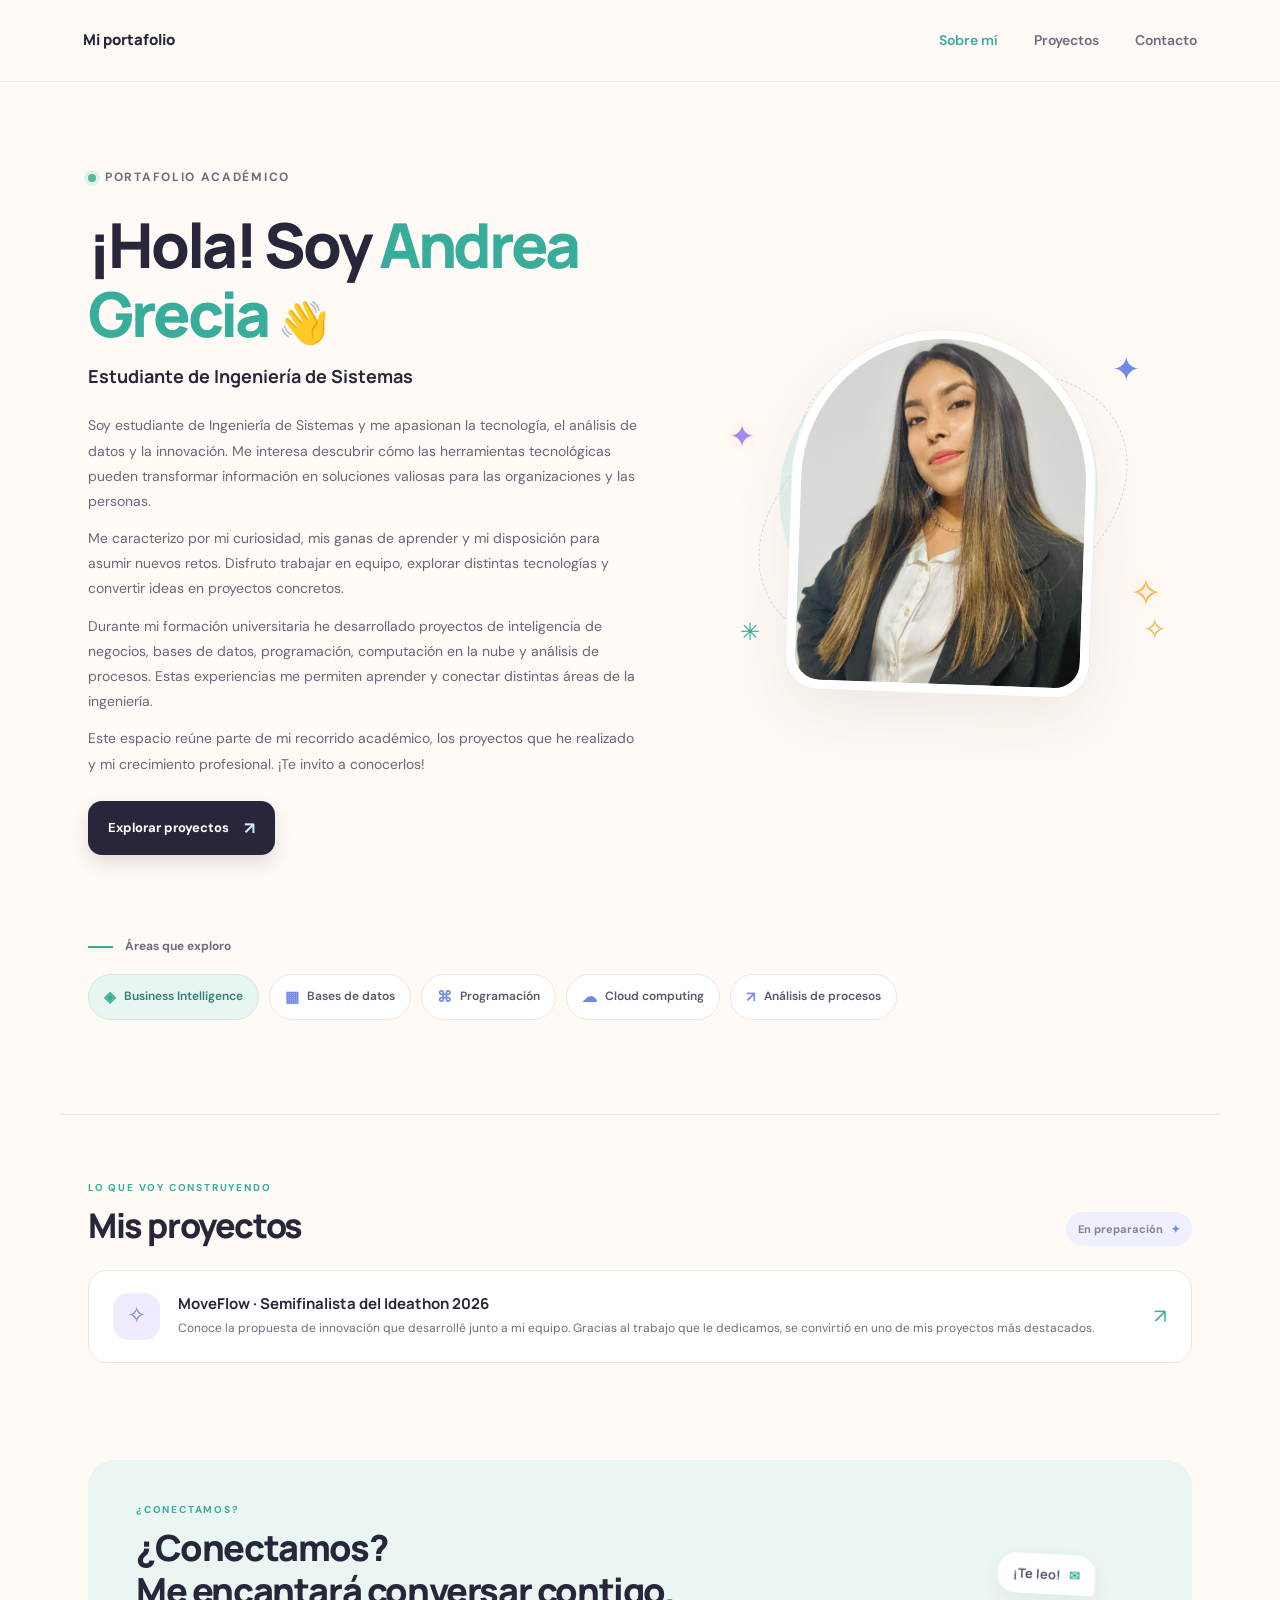
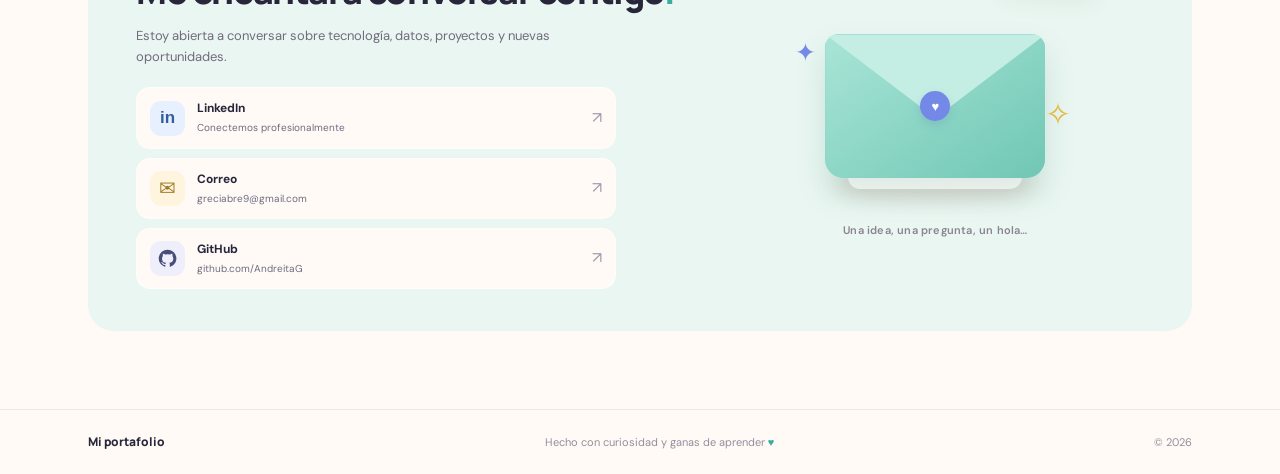
<file: index.html>
<!doctype html>
<html lang="es">
<head>
  <meta charset="utf-8">
  <meta name="viewport" content="width=device-width, initial-scale=1">
  <meta name="theme-color" content="#fff8f1">
  <meta name="description" content="Portafolio académico de Andrea Grecia, estudiante de Ingeniería de Sistemas.">
  <title>Andrea Grecia | Portafolio</title>
  <link rel="preconnect" href="https://fonts.googleapis.com">
  <link rel="preconnect" href="https://fonts.gstatic.com" crossorigin>
  <link href="https://fonts.googleapis.com/css2?family=DM+Sans:wght@400;500;600;700&family=Manrope:wght@500;600;700;800&display=swap" rel="stylesheet">
  <link rel="stylesheet" href="styles.css">
</head>
<body>
  <header class="topbar">
    <a class="brand" href="#sobre-mi" aria-label="Mi portafolio, volver al inicio"><span>Mi portafolio</span></a>
    <button class="menu-toggle" aria-label="Abrir menú" aria-expanded="false"><span></span><span></span></button>
    <nav class="nav-links" aria-label="Navegación principal">
      <a class="active" href="#sobre-mi">Sobre mí</a>
      <a href="proyectos.html">Proyectos</a>
      <a href="#contacto">Contacto</a>
    </nav>
  </header>

  <main>
    <section class="about section-wrap" id="sobre-mi">
      <div class="about-copy">
        <div class="eyebrow"><span class="status-dot"></span> Portafolio académico</div>
        <h1>¡Hola! Soy <span class="accent">Andrea Grecia</span><span class="wave" aria-hidden="true">👋</span></h1>
        <p class="role">Estudiante de Ingeniería de Sistemas</p>
        <div class="intro-text">
          <p>Soy estudiante de Ingeniería de Sistemas y me apasionan la tecnología, el análisis de datos y la innovación. Me interesa descubrir cómo las herramientas tecnológicas pueden transformar información en soluciones valiosas para las organizaciones y las personas.</p>
          <p>Me caracterizo por mi curiosidad, mis ganas de aprender y mi disposición para asumir nuevos retos. Disfruto trabajar en equipo, explorar distintas tecnologías y convertir ideas en proyectos concretos.</p>
          <p>Durante mi formación universitaria he desarrollado proyectos de inteligencia de negocios, bases de datos, programación, computación en la nube y análisis de procesos. Estas experiencias me permiten aprender y conectar distintas áreas de la ingeniería.</p>
          <p>Este espacio reúne parte de mi recorrido académico, los proyectos que he realizado y mi crecimiento profesional. ¡Te invito a conocerlos!</p>
        </div>
        <a class="primary-button" href="proyectos.html">Explorar proyectos <span aria-hidden="true">↗</span></a>
      </div>
      <div class="about-art" aria-label="Foto de Andrea Grecia">
        <div class="blob"></div>
        <div class="orbit orbit-one"></div><div class="orbit orbit-two"></div>
        <div class="spark spark-one">✦</div><div class="spark spark-two">✳</div>
        <div class="portrait-frame"><img src="assets/andrea-grecia.jpg" alt="Andrea Grecia, estudiante de Ingeniería de Sistemas"></div>
        <div class="decor-sparkle sparkle-left" aria-hidden="true">✦</div>
        <div class="decor-sparkle sparkle-right" aria-hidden="true">✧</div>
        <div class="tiny-star">✧</div>
      </div>
    </section>

    <section class="interests section-wrap" aria-label="Áreas de interés">
      <div class="interest-label"><span class="label-line"></span> Áreas que exploro</div>
      <div class="interest-list">
        <span class="interest-chip featured"><span>◈</span> Business Intelligence</span>
        <span class="interest-chip"><span>▦</span> Bases de datos</span>
        <span class="interest-chip"><span>⌘</span> Programación</span>
        <span class="interest-chip"><span>☁</span> Cloud computing</span>
        <span class="interest-chip"><span>↗</span> Análisis de procesos</span>
      </div>
    </section>

    <section class="projects section-wrap" id="proyectos">
      <div class="section-heading"><div><p class="eyebrow small-eyebrow">LO QUE VOY CONSTRUYENDO</p><h2>Mis proyectos</h2></div><span class="coming-soon">En preparación <span>✦</span></span></div>
      <a class="project-preview" href="proyectos.html" style="color:inherit;text-decoration:none"><div class="preview-icon">✧</div><div><h3>MoveFlow · Semifinalista del Ideathon 2026</h3><p>Conoce la propuesta de innovación que desarrollé junto a mi equipo. Gracias al trabajo que le dedicamos, se convirtió en uno de mis proyectos más destacados.</p></div><span class="preview-arrow">↗</span></a>
    </section>

    <section class="contact section-wrap" id="contacto">
      <div class="contact-box">
        <div class="contact-content">
          <p class="eyebrow small-eyebrow">¿CONECTAMOS?</p>
          <h2>¿Conectamos?<br>Me encantará conversar contigo<span class="accent">.</span></h2>
          <p class="contact-intro">Estoy abierta a conversar sobre tecnología, datos, proyectos y nuevas oportunidades.</p>
          <div class="contact-links">
            <a class="contact-link" href="https://www.linkedin.com/in/andreacastillobre%C3%B1a/" target="_blank" rel="noopener noreferrer">
              <span class="contact-icon linkedin-icon" aria-hidden="true">in</span><span><strong>LinkedIn</strong><small>Conectemos profesionalmente</small></span><span class="link-arrow" aria-hidden="true">↗</span>
            </a>
            <a class="contact-link" href="mailto:greciabre9@gmail.com">
              <span class="contact-icon email-icon" aria-hidden="true">✉</span><span><strong>Correo</strong><small>greciabre9@gmail.com</small></span><span class="link-arrow" aria-hidden="true">↗</span>
            </a>
            <a class="contact-link" href="https://github.com/AndreitaG" target="_blank" rel="noopener noreferrer">
              <span class="contact-icon github-icon" aria-hidden="true"><svg viewBox="0 0 24 24" role="img" aria-label=""><path d="M12 .9a11.1 11.1 0 0 0-3.51 21.63c.55.1.76-.24.76-.53v-2.07c-3.1.67-3.76-1.31-3.76-1.31-.5-1.28-1.23-1.62-1.23-1.62-1.01-.69.08-.68.08-.68 1.12.08 1.71 1.15 1.71 1.15 1 .1.75 2.04 3.44 1.44.1-.72.4-1.21.7-1.49-2.48-.28-5.09-1.24-5.09-5.53 0-1.22.44-2.22 1.15-3-.12-.28-.5-1.42.11-2.96 0 0 .94-.3 3.05 1.15a10.6 10.6 0 0 1 5.55 0c2.1-1.43 3.04-1.15 3.04-1.15.61 1.54.23 2.68.11 2.96.72.78 1.15 1.78 1.15 3.01 0 4.3-2.61 5.24-5.1 5.52.41.36.76 1.03.76 2.08V22c0 .29.2.63.77.52A11.1 11.1 0 0 0 12 .9Z"/></svg></span><span><strong>GitHub</strong><small>github.com/AndreitaG</small></span><span class="link-arrow" aria-hidden="true">↗</span>
            </a>
          </div>
        </div>
        <div class="contact-character" aria-label="Ilustración animada de un sobre y un avioncito de papel">
          <div class="mail-scene">
            <div class="contact-sparkle scene-sparkle sparkle-a" aria-hidden="true">✦</div>
            <div class="contact-sparkle scene-sparkle sparkle-b" aria-hidden="true">✧</div>
            <div class="speech-bubble">¡Te leo! <span>✉</span></div>
            <div class="mail-shadow"></div>
            <div class="letter"><span class="letter-kicker">UN MENSAJE</span><strong>para ti</strong><span class="letter-heart">♥</span></div>
            <div class="envelope-body"><div class="envelope-flap"></div><div class="envelope-front"></div><span class="envelope-seal">♥</span></div>
            <div class="paper-plane" aria-hidden="true">➤</div>
          </div>
          <p class="animation-caption">Una idea, una pregunta, un hola…</p>
        </div>
      </div>
    </section>
  </main>

  <footer><a class="brand footer-brand" href="#sobre-mi"><span>Mi portafolio</span></a><span>Hecho con curiosidad y ganas de aprender <span class="heart">♥</span></span><span>© 2026</span></footer>
  <script src="script.js"></script>
</body>
</html>
</file>
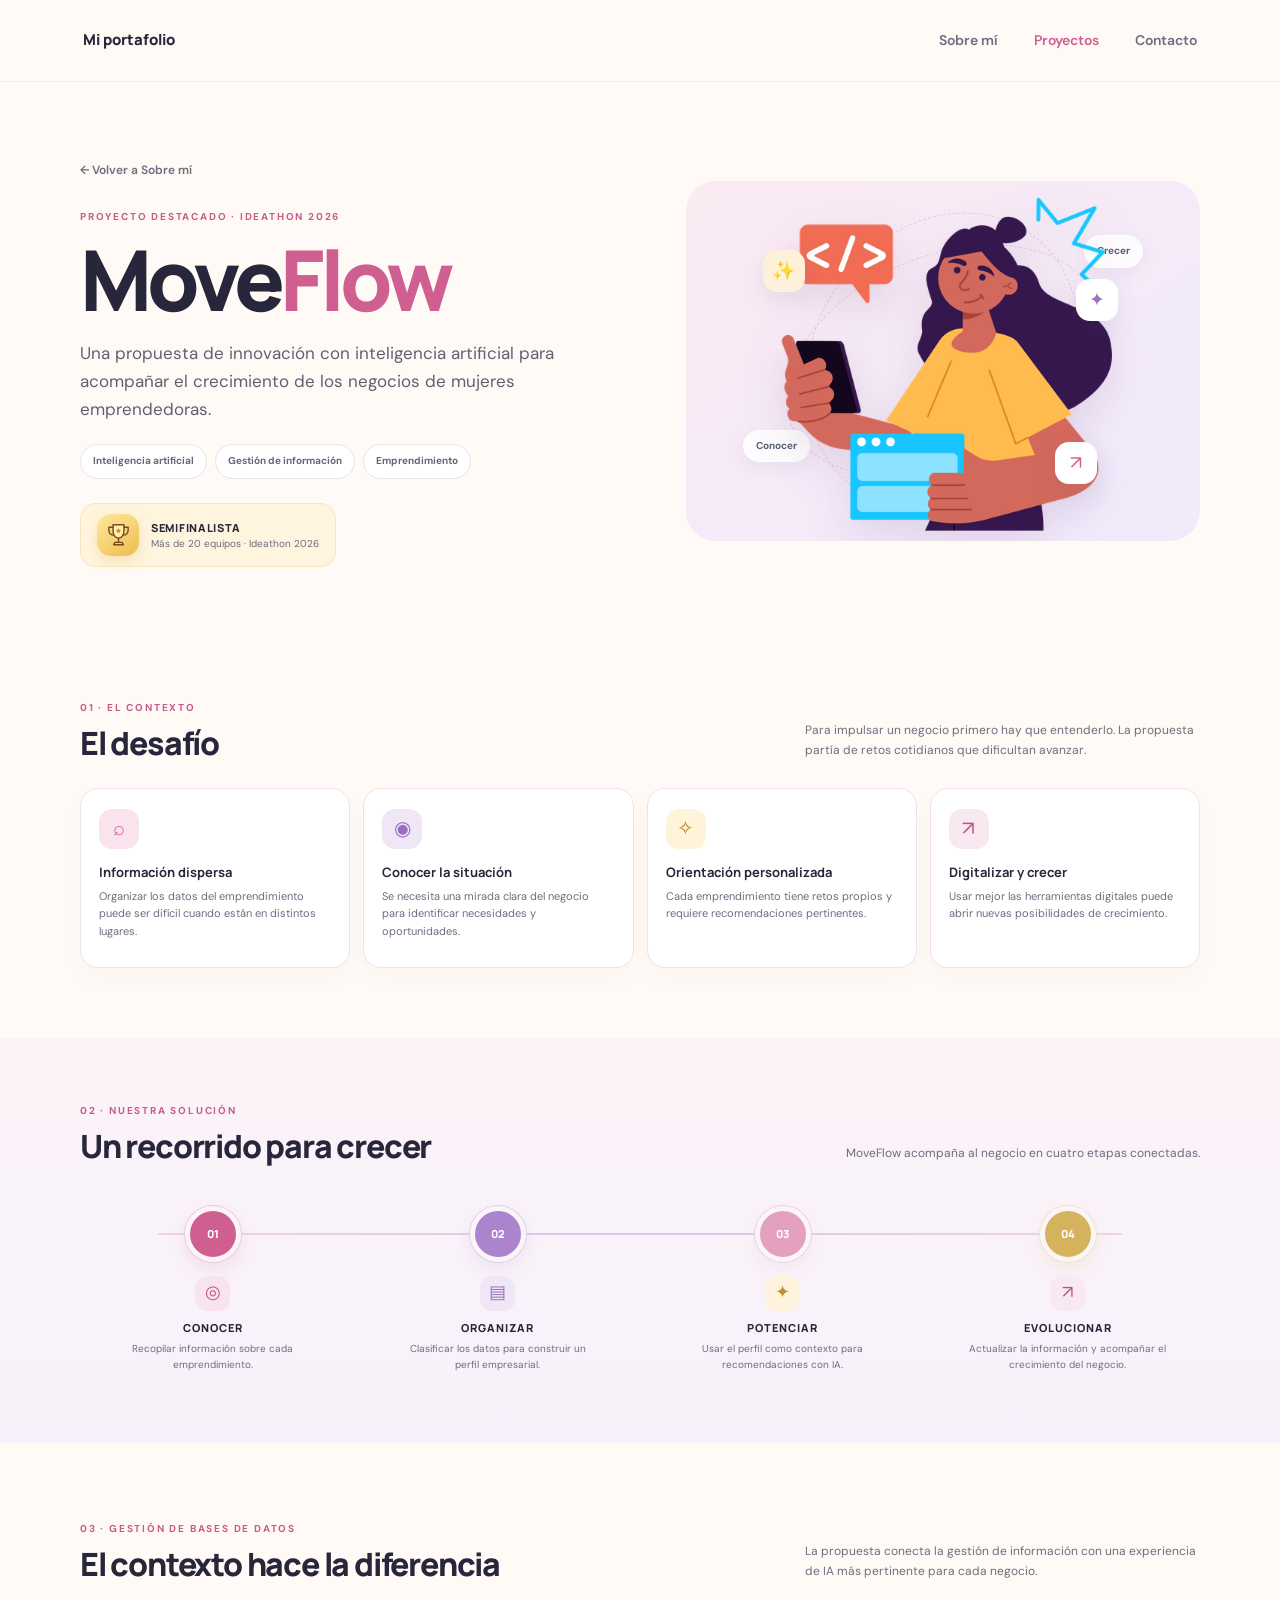
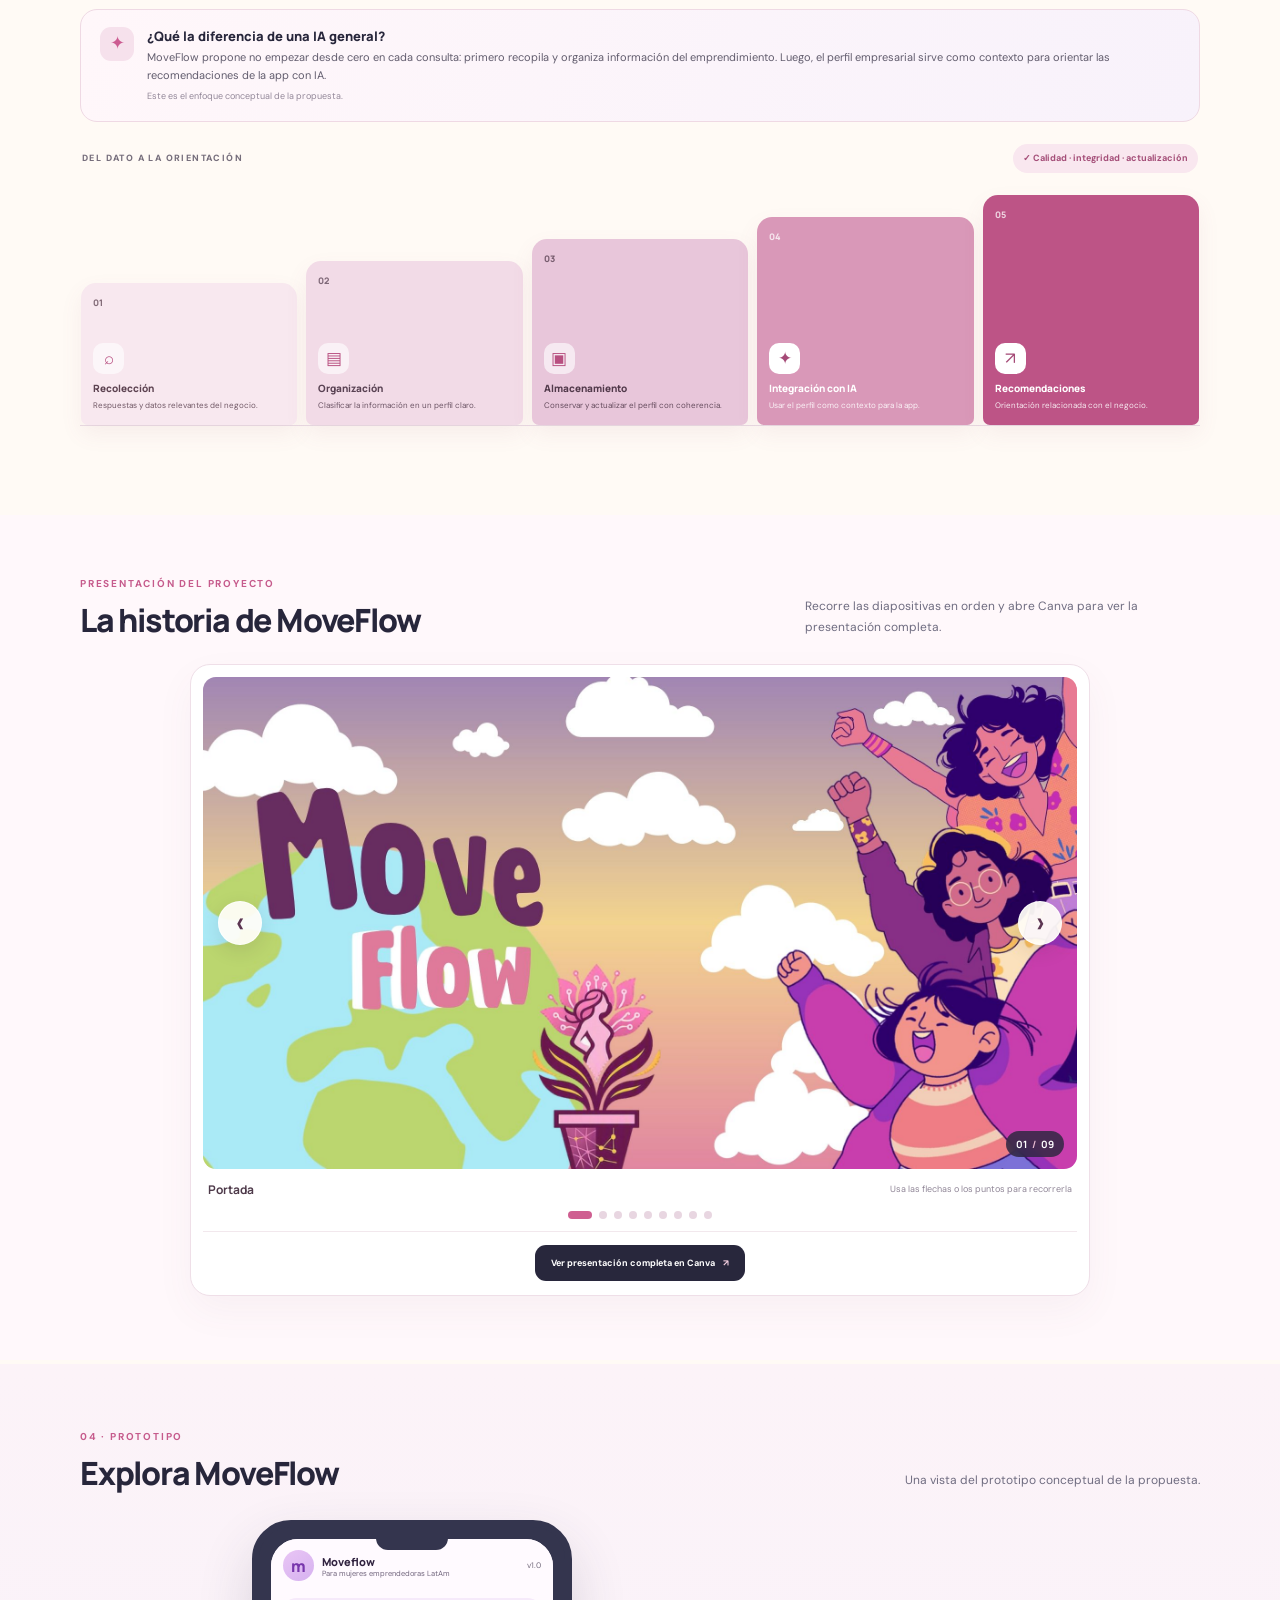
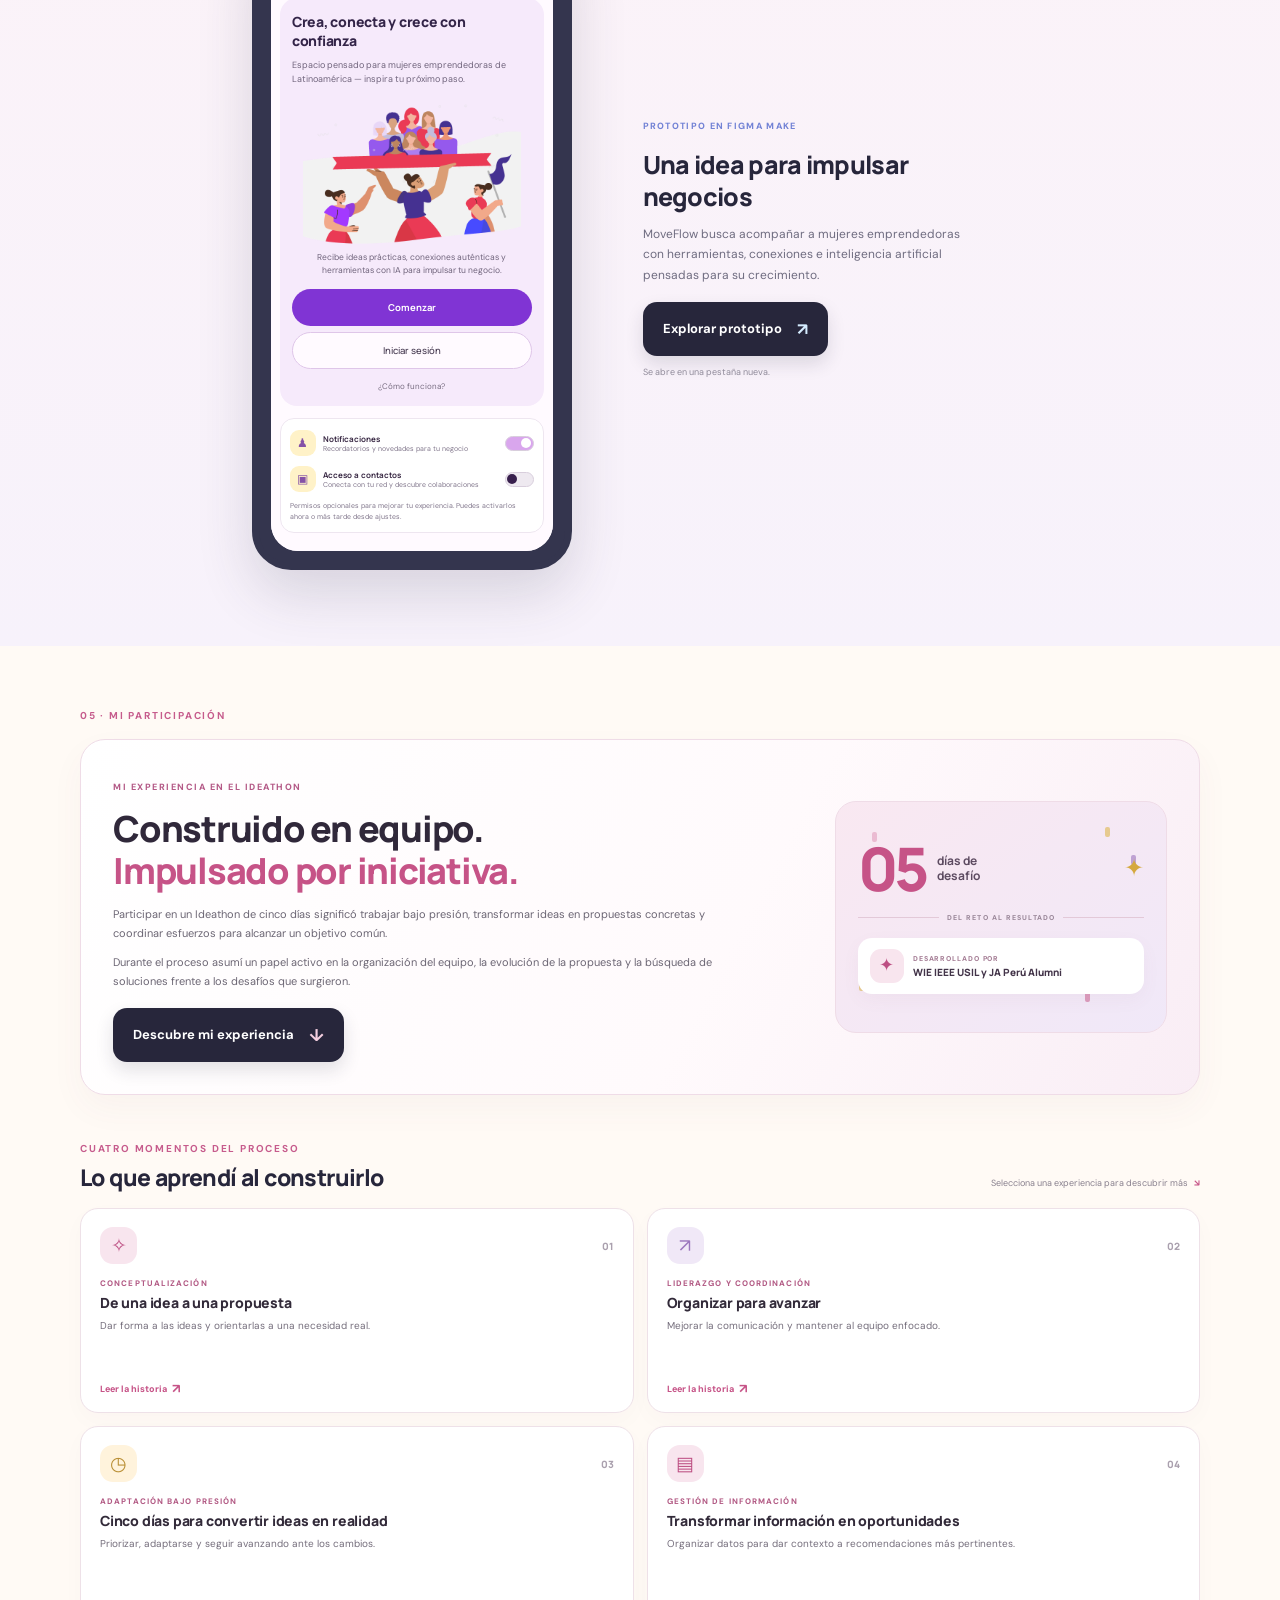
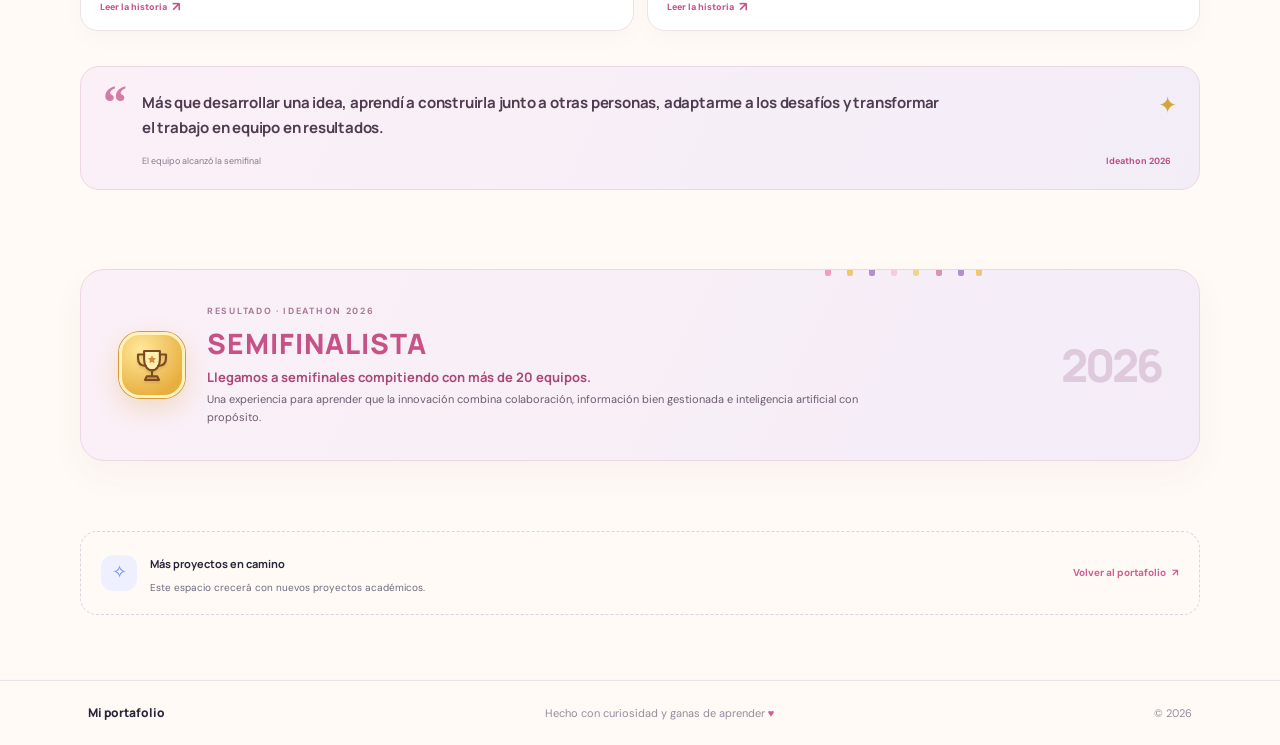
<file: proyectos.html>
<!doctype html>
<html lang="es">
<head>
  <meta charset="utf-8">
  <meta name="viewport" content="width=device-width, initial-scale=1">
  <meta name="theme-color" content="#fffaf5">
  <meta name="description" content="MoveFlow, propuesta semifinalista del Ideathon 2026 para impulsar a mujeres emprendedoras.">
  <title>MoveFlow | Proyectos de Andrea Grecia</title>
  <link rel="preconnect" href="https://fonts.googleapis.com">
  <link rel="preconnect" href="https://fonts.gstatic.com" crossorigin>
  <link href="https://fonts.googleapis.com/css2?family=DM+Sans:wght@400;500;600;700&family=Manrope:wght@500;600;700;800&display=swap" rel="stylesheet">
  <link rel="stylesheet" href="styles.css">
  <link rel="stylesheet" href="projects.css">
</head>
<body class="project-page">
  <header class="topbar">
    <a class="brand" href="index.html#sobre-mi" aria-label="Mi portafolio, volver al inicio"><span>Mi portafolio</span></a>
    <button class="menu-toggle" aria-label="Abrir menú" aria-expanded="false"><span></span><span></span></button>
    <nav class="nav-links" aria-label="Navegación principal">
      <a href="index.html#sobre-mi">Sobre mí</a>
      <a class="active" href="proyectos.html">Proyectos</a>
      <a href="index.html#contacto">Contacto</a>
    </nav>
  </header>
<main>
  <section class="project-hero project-width">
    <div class="project-hero-copy">
      <a class="back-link" href="index.html#sobre-mi">← Volver a Sobre mí</a>
      <p class="eyebrow small-eyebrow">PROYECTO DESTACADO · IDEATHON 2026</p>
      <h1>Move<span>Flow</span></h1>
      <p class="project-lead">Una propuesta de innovación con inteligencia artificial para acompañar el crecimiento de los negocios de mujeres emprendedoras.</p>
      <div class="project-tags"><span>Inteligencia artificial</span><span>Gestión de información</span><span>Emprendimiento</span></div>
      <div class="result-ribbon"><span class="result-medal" aria-hidden="true"><svg viewBox="0 0 48 48" aria-hidden="true" focusable="false"><path d="M15 8h18v10c0 7-4 12-9 12s-9-5-9-12V8Z" fill="#fff0b1" stroke="#7c4a20" stroke-width="2.4" stroke-linejoin="round"/><path d="M15 12H8v4c0 6 3 9 9 9M33 12h7v4c0 6-3 9-9 9M24 30v7m-8 4h16l-2-4H18l-2 4Z" fill="none" stroke="#7c4a20" stroke-width="2.4" stroke-linecap="round" stroke-linejoin="round"/><path d="m24 13 1.5 3 3.2.5-2.3 2.2.5 3.2-2.9-1.5-2.9 1.5.5-3.2-2.3-2.2 3.2-.5L24 13Z" fill="#d28c35"/></svg></span><div><strong>SEMIFINALISTA</strong><small>Más de 20 equipos · Ideathon 2026</small></div></div>
    </div>
    <div class="hero-visual" aria-label="Ilustración conceptual del recorrido de MoveFlow">
      <div class="hero-orbit orbit-a"></div><div class="hero-orbit orbit-b"></div>
      <img class="hero-illustration" src="assets/moveflow-hero-illustration.webp" alt="Ilustración de una mujer desarrolladora con un teléfono y símbolos de código" loading="eager">
      <div class="hero-bubble bubble-one">✨</div><div class="hero-bubble bubble-two">✦</div><div class="hero-bubble bubble-three">↗</div>
      <div class="hero-note note-one">Conocer</div><div class="hero-note note-two">Crecer</div>
    </div>
  </section>

  <section class="project-section project-width" id="desafio">
    <div class="section-title-row"><div><p class="eyebrow small-eyebrow">01 · EL CONTEXTO</p><h2>El desafío</h2></div><p class="section-intro">Para impulsar un negocio primero hay que entenderlo. La propuesta partía de retos cotidianos que dificultan avanzar.</p></div>
    <div class="challenge-grid">
      <article class="challenge-card"><span class="challenge-icon coral">⌕</span><h3>Información dispersa</h3><p>Organizar los datos del emprendimiento puede ser difícil cuando están en distintos lugares.</p></article>
      <article class="challenge-card"><span class="challenge-icon lilac">◉</span><h3>Conocer la situación</h3><p>Se necesita una mirada clara del negocio para identificar necesidades y oportunidades.</p></article>
      <article class="challenge-card"><span class="challenge-icon yellow">✧</span><h3>Orientación personalizada</h3><p>Cada emprendimiento tiene retos propios y requiere recomendaciones pertinentes.</p></article>
      <article class="challenge-card"><span class="challenge-icon mint">↗</span><h3>Digitalizar y crecer</h3><p>Usar mejor las herramientas digitales puede abrir nuevas posibilidades de crecimiento.</p></article>
    </div>
  </section>

  <section class="project-section solution-section">
    <div class="project-width">
      <div class="section-title-row"><div><p class="eyebrow small-eyebrow">02 · NUESTRA SOLUCIÓN</p><h2>Un recorrido para crecer</h2></div><p class="section-intro">MoveFlow acompaña al negocio en cuatro etapas conectadas.</p></div>
            <div class="timeline" aria-label="Línea temporal del recorrido MoveFlow">
        <article class="timeline-item"><div class="timeline-marker"><span>01</span></div><div class="timeline-content"><span class="timeline-icon">◎</span><h3>CONOCER</h3><p>Recopilar información sobre cada emprendimiento.</p></div></article>
        <article class="timeline-item"><div class="timeline-marker"><span>02</span></div><div class="timeline-content"><span class="timeline-icon">▤</span><h3>ORGANIZAR</h3><p>Clasificar los datos para construir un perfil empresarial.</p></div></article>
        <article class="timeline-item"><div class="timeline-marker"><span>03</span></div><div class="timeline-content"><span class="timeline-icon">✦</span><h3>POTENCIAR</h3><p>Usar el perfil como contexto para recomendaciones con IA.</p></div></article>
        <article class="timeline-item"><div class="timeline-marker"><span>04</span></div><div class="timeline-content"><span class="timeline-icon">↗</span><h3>EVOLUCIONAR</h3><p>Actualizar la información y acompañar el crecimiento del negocio.</p></div></article>
      </div>
    </div>
  </section>

  <section class="project-section project-width data-section">
    <div class="section-title-row"><div><p class="eyebrow small-eyebrow">03 · GESTIÓN DE BASES DE DATOS</p><h2>El contexto hace la diferencia</h2></div><p class="section-intro">La propuesta conecta la gestión de información con una experiencia de IA más pertinente para cada negocio.</p></div>
    <div class="difference-callout"><span class="difference-icon">✦</span><p><strong>¿Qué la diferencia de una IA general?</strong> MoveFlow propone no empezar desde cero en cada consulta: primero recopila y organiza información del emprendimiento. Luego, el perfil empresarial sirve como contexto para orientar las recomendaciones de la app con IA. <small>Este es el enfoque conceptual de la propuesta.</small></p></div>
    <div class="staircase-heading"><span>DEL DATO A LA ORIENTACIÓN</span><span class="quality-pill">✓ Calidad · integridad · actualización</span></div>
    <div class="data-stairs" aria-label="Cinco pasos: recolección, organización, almacenamiento, integración con IA y recomendaciones">
      <article class="data-stair stair-one"><span class="stair-number">01</span><span class="stair-icon">⌕</span><strong>Recolección</strong><small>Respuestas y datos relevantes del negocio.</small></article>
      <article class="data-stair stair-two"><span class="stair-number">02</span><span class="stair-icon">▤</span><strong>Organización</strong><small>Clasificar la información en un perfil claro.</small></article>
      <article class="data-stair stair-three"><span class="stair-number">03</span><span class="stair-icon">▣</span><strong>Almacenamiento</strong><small>Conservar y actualizar el perfil con coherencia.</small></article>
      <article class="data-stair stair-four"><span class="stair-number">04</span><span class="stair-icon">✦</span><strong>Integración con IA</strong><small>Usar el perfil como contexto para la app.</small></article>
      <article class="data-stair stair-five"><span class="stair-number">05</span><span class="stair-icon">↗</span><strong>Recomendaciones</strong><small>Orientación relacionada con el negocio.</small></article>
    </div>
  </section>

  <section class="project-section canva-section">
    <div class="project-width">
      <div class="section-title-row"><div><p class="eyebrow small-eyebrow">PRESENTACIÓN DEL PROYECTO</p><h2>La historia de MoveFlow</h2></div><p class="section-intro">Recorre las diapositivas en orden y abre Canva para ver la presentación completa.</p></div>
      <div class="slide-carousel" data-slide-carousel tabindex="0" aria-label="Carrusel de las diapositivas de MoveFlow">
        <div class="slide-viewport">
          <img class="slide-image" src="assets/moveflow-slides/1.jpg" alt="Diapositiva 1 de 9: portada de MoveFlow" fetchpriority="high">
          <button class="slide-arrow slide-previous" type="button" aria-label="Ver diapositiva anterior">‹</button>
          <button class="slide-arrow slide-next" type="button" aria-label="Ver diapositiva siguiente">›</button>
          <span class="slide-count" aria-live="polite">01 <i>/</i> 09</span>
        </div>
        <div class="slide-caption"><span class="slide-name">Portada</span><span class="slide-hint">Usa las flechas o los puntos para recorrerla</span></div>
        <div class="slide-dots" role="group" aria-label="Elegir diapositiva">
          <button type="button" aria-label="Ir a la diapositiva 1" aria-current="true"></button><button type="button" aria-label="Ir a la diapositiva 2"></button><button type="button" aria-label="Ir a la diapositiva 3"></button><button type="button" aria-label="Ir a la diapositiva 4"></button><button type="button" aria-label="Ir a la diapositiva 5"></button><button type="button" aria-label="Ir a la diapositiva 6"></button><button type="button" aria-label="Ir a la diapositiva 7"></button><button type="button" aria-label="Ir a la diapositiva 8"></button><button type="button" aria-label="Ir a la diapositiva 9"></button>
        </div>
        <div class="slide-footer"><a class="canva-open-button" href="https://www.canva.com/design/DAHUNOaACLI/T4elPtL3f14fvOkQnLV0lw/view" target="_blank" rel="noopener noreferrer">Ver presentación completa en Canva <span>↗</span></a></div>
      </div>
    </div>
  </section>

  <section class="project-section prototype-section">
    <div class="project-width">
      <div class="section-title-row"><div><p class="eyebrow small-eyebrow">04 · PROTOTIPO</p><h2>Explora MoveFlow</h2></div><p class="section-intro">Una vista del prototipo conceptual de la propuesta.</p></div>
      <div class="prototype-layout">
        <div class="phone-frame"><div class="phone-camera"></div><div class="phone-screen">
          <div class="mock-app">
            <div class="mock-topbar"><span class="mock-brand-icon">m</span><span class="mock-brand"><strong>Moveflow</strong><small>Para mujeres emprendedoras LatAm</small></span><span class="mock-version">v1.0</span></div>
            <section class="mock-welcome"><h4>Crea, conecta y crece con confianza</h4><p>Espacio pensado para mujeres emprendedoras de Latinoamérica — inspira tu próximo paso.</p>
              <img class="mock-people" src="assets/moveflow-women.png" alt="Mujeres colaborando y levantando la voz por el emprendimiento" loading="lazy">
              <p class="mock-support">Recibe ideas prácticas, conexiones auténticas y herramientas con IA para impulsar tu negocio.</p><div class="mock-primary">Comenzar</div><div class="mock-secondary">Iniciar sesión</div><span class="mock-how">¿Cómo funciona?</span>
            </section>
            <section class="mock-settings"><div class="mock-setting"><span class="setting-icon">♟</span><span><strong>Notificaciones</strong><small>Recordatorios y novedades para tu negocio</small></span><i class="mock-toggle on"></i></div><div class="mock-setting"><span class="setting-icon">▣</span><span><strong>Acceso a contactos</strong><small>Conecta con tu red y descubre colaboraciones</small></span><i class="mock-toggle"></i></div><p>Permisos opcionales para mejorar tu experiencia. Puedes activarlos ahora o más tarde desde ajustes.</p></section>
          </div>
        </div><div class="phone-home"></div></div>
        <div class="prototype-copy"><span class="prototype-label">PROTOTIPO EN FIGMA MAKE</span><h3>Una idea para impulsar negocios</h3><p>MoveFlow busca acompañar a mujeres emprendedoras con herramientas, conexiones e inteligencia artificial pensadas para su crecimiento.</p><a class="primary-button prototype-button" href="https://www.figma.com/make/FhQEJfXfsEV6mwa2cYePkw/Moveflow-app-design?p=f&amp;fullscreen=1" target="_blank" rel="noopener noreferrer">Explorar prototipo <span aria-hidden="true">↗</span></a><small>Se abre en una pestaña nueva.</small></div>
      </div>
    </div>
  </section>

  <section class="project-section project-width participation-section" aria-labelledby="participation-heading">
    <p class="eyebrow small-eyebrow participation-eyebrow">05 · MI PARTICIPACIÓN</p>
    <div class="participation-feature">
      <div class="participation-feature-copy">
        <span class="participation-kicker">MI EXPERIENCIA EN EL IDEATHON</span>
        <h2 id="participation-heading">Construido en equipo.<br><span>Impulsado por iniciativa.</span></h2>
        <p>Participar en un Ideathon de cinco días significó trabajar bajo presión, transformar ideas en propuestas concretas y coordinar esfuerzos para alcanzar un objetivo común.</p>
        <p>Durante el proceso asumí un papel activo en la organización del equipo, la evolución de la propuesta y la búsqueda de soluciones frente a los desafíos que surgieron.</p>
        <a class="primary-button participation-cta" href="#participation-stories">Descubre mi experiencia <span aria-hidden="true">↓</span></a>
      </div>
      <div class="participation-feature-side" aria-label="Cinco días de desafío y desarrollo por WIE IEEE USIL y JA Perú Alumni">
        <div class="experience-days"><span class="metric-number">05</span><span class="metric-label">días de<br>desafío</span><span class="metric-spark" aria-hidden="true">✦</span></div>
        <div class="feature-divider"><span></span><span>DEL RETO AL RESULTADO</span><span></span></div>
        <div class="experience-result"><span class="partner-mark" aria-hidden="true">✦</span><span class="partner-copy"><small>DESARROLLADO POR</small><strong>WIE IEEE USIL y JA Perú Alumni</strong></span></div>
        <div class="side-confetti" aria-hidden="true"><i></i><i></i><i></i><i></i><i></i></div>
      </div>
    </div>

    <div class="experience-stories-heading" id="participation-stories"><div><p class="eyebrow small-eyebrow">CUATRO MOMENTOS DEL PROCESO</p><h3>Lo que aprendí al construirlo</h3></div><span>Selecciona una experiencia para descubrir más <b>↘</b></span></div>
    <div class="experience-grid">
      <button class="experience-card card-concept" type="button" data-story="experience-concept" aria-haspopup="dialog"><span class="experience-card-top"><span class="experience-icon">✧</span><span class="experience-index">01</span></span><span class="experience-category">CONCEPTUALIZACIÓN</span><strong>De una idea a una propuesta</strong><span class="experience-brief">Dar forma a las ideas y orientarlas a una necesidad real.</span><span class="experience-open">Leer la historia <b aria-hidden="true">↗</b></span></button>
      <button class="experience-card card-leadership" type="button" data-story="experience-leadership" aria-haspopup="dialog"><span class="experience-card-top"><span class="experience-icon">↗</span><span class="experience-index">02</span></span><span class="experience-category">LIDERAZGO Y COORDINACIÓN</span><strong>Organizar para avanzar</strong><span class="experience-brief">Mejorar la comunicación y mantener al equipo enfocado.</span><span class="experience-open">Leer la historia <b aria-hidden="true">↗</b></span></button>
      <button class="experience-card card-adapt" type="button" data-story="experience-adapt" aria-haspopup="dialog"><span class="experience-card-top"><span class="experience-icon">◷</span><span class="experience-index">03</span></span><span class="experience-category">ADAPTACIÓN BAJO PRESIÓN</span><strong>Cinco días para convertir ideas en realidad</strong><span class="experience-brief">Priorizar, adaptarse y seguir avanzando ante los cambios.</span><span class="experience-open">Leer la historia <b aria-hidden="true">↗</b></span></button>
      <button class="experience-card card-data" type="button" data-story="experience-data" aria-haspopup="dialog"><span class="experience-card-top"><span class="experience-icon">▤</span><span class="experience-index">04</span></span><span class="experience-category">GESTIÓN DE INFORMACIÓN</span><strong>Transformar información en oportunidades</strong><span class="experience-brief">Organizar datos para dar contexto a recomendaciones más pertinentes.</span><span class="experience-open">Leer la historia <b aria-hidden="true">↗</b></span></button>
    </div>

    <dialog class="experience-dialog" aria-labelledby="experience-dialog-title">
      <div class="experience-dialog-card"><button class="experience-dialog-close" type="button" aria-label="Cerrar experiencia">×</button><div class="experience-dialog-content"></div></div>
    </dialog>
    <template id="experience-concept"><span class="dialog-index">EXPERIENCIA 01 <i>·</i> CONCEPTUALIZACIÓN</span><span class="dialog-icon">✧</span><h3 id="experience-dialog-title">De una idea a una propuesta</h3><p>Participé en la construcción de la propuesta desde sus primeras etapas, ayudando a dar estructura a las ideas y a orientar la solución hacia las necesidades de las mujeres emprendedoras.</p><span class="dialog-skill-label">HABILIDAD PUESTA EN PRÁCTICA</span><span class="dialog-skill">Pensamiento estratégico</span></template>
    <template id="experience-leadership"><span class="dialog-index">EXPERIENCIA 02 <i>·</i> LIDERAZGO Y COORDINACIÓN</span><span class="dialog-icon">↗</span><h3 id="experience-dialog-title">Organizar para avanzar</h3><p>Durante el desarrollo surgieron dificultades de coordinación y organización. Frente a ello, tomé la iniciativa para mejorar la comunicación, distribuir responsabilidades y ayudar a mantener al equipo enfocado en un objetivo común.</p><span class="dialog-skill-label">HABILIDAD PUESTA EN PRÁCTICA</span><span class="dialog-skill">Liderazgo colaborativo</span></template>
    <template id="experience-adapt"><span class="dialog-index">EXPERIENCIA 03 <i>·</i> ADAPTACIÓN BAJO PRESIÓN</span><span class="dialog-icon">◷</span><h3 id="experience-dialog-title">Cinco días para convertir ideas en realidad</h3><p>Trabajar con un tiempo limitado implicó priorizar actividades, adaptarnos a los cambios y encontrar maneras de seguir avanzando incluso cuando las cosas no salían según lo planeado. Esta experiencia fortaleció mi capacidad para responder ante nuevos desafíos.</p><span class="dialog-skill-label">HABILIDAD PUESTA EN PRÁCTICA</span><span class="dialog-skill">Adaptabilidad y resolución de problemas</span></template>
    <template id="experience-data"><span class="dialog-index">EXPERIENCIA 04 <i>·</i> GESTIÓN DE INFORMACIÓN</span><span class="dialog-icon">▤</span><h3 id="experience-dialog-title">Transformar información en oportunidades</h3><p>Una parte importante de nuestra propuesta consistía en recopilar información relevante de las emprendedoras, organizarla y convertirla en perfiles empresariales. Esta información serviría como contexto para nuestra aplicación de inteligencia artificial y permitiría ofrecer recomendaciones más personalizadas.</p><span class="dialog-skill-label">HABILIDAD PUESTA EN PRÁCTICA</span><span class="dialog-skill">Pensamiento analítico y orientación a los datos</span></template>

    <blockquote class="experience-takeaway"><span class="takeaway-mark" aria-hidden="true">“</span><p>Más que desarrollar una idea, aprendí a construirla junto a otras personas, adaptarme a los desafíos y transformar el trabajo en equipo en resultados.</p><footer><span>El equipo alcanzó la semifinal</span><b>Ideathon 2026</b></footer><span class="takeaway-spark" aria-hidden="true">✦</span></blockquote>
  </section>

  <section class="project-section project-width outcome-section">
    <div class="outcome-card"><div class="outcome-star trophy-badge" aria-hidden="true"><svg viewBox="0 0 48 48" aria-hidden="true" focusable="false"><path d="M15 8h18v10c0 7-4 12-9 12s-9-5-9-12V8Z" fill="#fff0b1" stroke="#7c4a20" stroke-width="2.4" stroke-linejoin="round"/><path d="M15 12H8v4c0 6 3 9 9 9M33 12h7v4c0 6-3 9-9 9M24 30v7m-8 4h16l-2-4H18l-2 4Z" fill="none" stroke="#7c4a20" stroke-width="2.4" stroke-linecap="round" stroke-linejoin="round"/><path d="m24 13 1.5 3 3.2.5-2.3 2.2.5 3.2-2.9-1.5-2.9 1.5.5-3.2-2.3-2.2 3.2-.5L24 13Z" fill="#d28c35"/></svg></div><div class="outcome-copy"><p class="eyebrow">RESULTADO · IDEATHON 2026</p><h2>SEMIFINALISTA</h2><p class="outcome-stat">Llegamos a semifinales compitiendo con más de 20 equipos.</p><p>Una experiencia para aprender que la innovación combina colaboración, información bien gestionada e inteligencia artificial con propósito.</p></div><div class="outcome-confetti" aria-hidden="true"><i></i><i></i><i></i><i></i><i></i><i></i><i></i><i></i><i></i><i></i></div><div class="outcome-year">2026</div></div>
  </section>

  <section class="project-width next-projects"><span class="next-icon">✧</span><div><strong>Más proyectos en camino</strong><p>Este espacio crecerá con nuevos proyectos académicos.</p></div><a href="index.html#sobre-mi">Volver al portafolio <span>↗</span></a></section>
</main>
  <footer><a class="brand footer-brand" href="index.html#sobre-mi"><span>Mi portafolio</span></a><span>Hecho con curiosidad y ganas de aprender <span class="heart">♥</span></span><span>© 2026</span></footer>
  <script src="script.js"></script>
  <script src="projects.js"></script>
</body>
</html>
</file>
<file: styles.css>
:root{--ink:#27263b;--muted:#6f6c80;--paper:#fffaf5;--peach:#ff8068;--lav:#9b86ef;--mint:#bcebd9;--line:#eee7e3;--font:'DM Sans',sans-serif;--display:'Manrope',sans-serif}*{box-sizing:border-box}html{scroll-behavior:smooth;scroll-padding-top:90px}body{margin:0;background:var(--paper);color:var(--ink);font-family:var(--font);font-size:16px;line-height:1.65}.topbar{height:82px;padding:0 max(calc((100vw - 1160px)/2),6.5vw);display:flex;align-items:center;justify-content:space-between;border-bottom:1px solid rgba(39,38,59,.06);background:rgba(255,250,245,.88);backdrop-filter:blur(12px);position:sticky;top:0;z-index:5}.brand{display:flex;align-items:center;gap:11px;text-decoration:none;color:var(--ink);font-family:var(--display);font-weight:800;font-size:15px}.brand-mark{width:34px;height:34px;background:var(--ink);border-radius:12px;color:#fff;display:grid;place-items:center;font-size:11px;letter-spacing:-.5px}.nav-links{display:flex;align-items:center;gap:36px}.nav-links a{color:var(--muted);text-decoration:none;font-size:14px;font-weight:600;transition:color .2s}.nav-links a:hover,.nav-links a.active{color:var(--peach)}.menu-toggle{display:none}.section-wrap{max-width:1160px;margin:0 auto;padding-left:28px;padding-right:28px}.about{min-height:625px;padding-top:86px;padding-bottom:82px;display:grid;grid-template-columns:1.05fr .95fr;align-items:center;gap:55px}.eyebrow{font-size:12px;text-transform:uppercase;letter-spacing:1.7px;font-weight:700;color:var(--muted);display:flex;gap:9px;align-items:center}.status-dot{width:8px;height:8px;background:#63c79b;border-radius:50%;box-shadow:0 0 0 4px #e4f6ed}h1,h2,h3,p{margin-top:0}h1{font-family:var(--display);font-size:clamp(40px,5vw,62px);line-height:1.12;letter-spacing:-3px;margin:22px 0 13px;font-weight:800}.accent{color:var(--peach)}.wave{font-size:.66em;margin-left:10px;display:inline-block;transform-origin:75% 75%;animation:wave 2.4s ease-in-out infinite}.role{font-family:var(--display);font-weight:700;font-size:18px;margin-bottom:22px}.intro-text{max-width:620px;color:#696779;font-size:14px;line-height:1.8}.intro-text p{margin-bottom:12px}.primary-button{margin-top:12px;display:inline-flex;align-items:center;gap:15px;padding:13px 20px;border-radius:14px;background:var(--ink);color:white;text-decoration:none;font-weight:700;font-size:13px;box-shadow:0 8px 18px #27263b22;transition:transform .2s,box-shadow .2s}.primary-button:hover{transform:translateY(-3px);box-shadow:0 12px 24px #27263b30}.primary-button span{color:#ffd0a9;font-size:17px}.about-art{height:420px;position:relative;display:grid;place-items:center}.blob{position:absolute;width:320px;height:320px;background:#fbe6d9;border-radius:44% 56% 62% 38% / 44% 42% 58% 56%;animation:morph 9s ease-in-out infinite;transform:rotate(-12deg)}.orbit{position:absolute;border:1px dashed #d5c9ed;border-radius:50%;width:390px;height:250px;transform:rotate(-25deg)}.orbit-two{width:345px;height:210px;transform:rotate(45deg);border-color:#f0cfc4}.portrait-frame{position:relative;z-index:1;width:305px;height:365px;padding:9px;background:#fff;border:1px solid #f2ece8;border-radius:155px 155px 34px 34px;box-shadow:0 22px 60px #6a51601b;transform:rotate(2deg);overflow:hidden}.portrait-frame img{width:100%;height:100%;display:block;object-fit:cover;object-position:center 38%;border-radius:146px 146px 26px 26px}.data-card{position:relative;z-index:1;background:#fff;border:1px solid #f2ece8;border-radius:22px;box-shadow:0 22px 60px #6a51601b;width:290px;padding:22px 22px 17px;transform:rotate(3deg);animation:float 5s ease-in-out infinite}.card-heading{display:flex;align-items:center;gap:9px;font-weight:700;font-size:12px}.mini-icon{width:24px;height:24px;border-radius:8px;background:#fce8dd;color:var(--peach);display:grid;place-items:center}.more{margin-left:auto;color:#b5b0bd;letter-spacing:2px}.chart{height:120px;display:flex;align-items:end;gap:13px;padding:14px 10px 0;border-bottom:1px solid #f1eeed}.chart i{display:block;flex:1;height:var(--h);border-radius:8px 8px 3px 3px;background:linear-gradient(180deg,#a98df2,#d7c9fc);animation:grow 1s both}.chart i:nth-child(2n){background:linear-gradient(180deg,#ff9c82,#ffd0b9)}.chart i:nth-child(2){animation-delay:.1s}.chart i:nth-child(3){animation-delay:.2s}.chart i:nth-child(4){animation-delay:.3s}.chart i:nth-child(5){animation-delay:.4s}.chart i:nth-child(6){animation-delay:.5s}.chart-caption{display:flex;align-items:center;gap:7px;color:#aaa5b3;font-size:10px;padding-top:10px}.caption-dot{width:5px;height:5px;border-radius:50%;background:#ff9a7a;margin-left:4px}.float-pill{position:absolute;z-index:2;background:#fff;border:1px solid #f1eae6;border-radius:14px;padding:10px 14px;box-shadow:0 12px 28px #6a516017;font-size:12px;font-weight:700;display:flex;gap:9px;align-items:center}.pill-data{top:80px;left:4px;animation:float 4s ease-in-out infinite}.pill-tech{right:0;bottom:70px;animation:float 4.5s ease-in-out infinite reverse}.spark{position:absolute;color:var(--lav);font-size:34px}.spark-one{right:52px;top:41px}.spark-two{left:46px;bottom:70px;color:var(--peach);font-size:24px}.tiny-star{position:absolute;right:26px;bottom:68px;color:#edb747;font-size:28px}.interests{padding-top:0;padding-bottom:94px}.interest-label{display:flex;align-items:center;gap:12px;color:var(--muted);font-size:12px;font-weight:700;margin-bottom:17px}.label-line{width:25px;height:2px;background:var(--peach)}.interest-list{display:flex;flex-wrap:wrap;gap:10px}.interest-chip{display:flex;align-items:center;gap:8px;border:1px solid var(--line);border-radius:100px;background:#fff;padding:10px 15px;color:#59566a;font-size:12px;font-weight:600}.interest-chip span{color:var(--lav);font-size:15px}.interest-chip.featured{background:#fff0e9;border-color:#ffe1d4;color:#bd5d4b}.interest-chip.featured span{color:var(--peach)}.projects{padding-top:65px;padding-bottom:87px;border-top:1px solid var(--line)}.section-heading{display:flex;align-items:end;justify-content:space-between;margin-bottom:24px}.small-eyebrow{color:var(--peach);font-size:10px;letter-spacing:1.8px;margin-bottom:8px}.section-heading h2,.contact h2{font:800 34px/1.2 var(--display);letter-spacing:-1.4px;margin:0}.coming-soon{font-size:11px;font-weight:700;color:#858193;background:#f1edf8;border-radius:100px;padding:8px 12px}.coming-soon span{color:var(--lav);margin-left:5px}.project-preview{display:flex;align-items:center;gap:18px;background:#fff;border:1px solid var(--line);border-radius:18px;padding:22px 24px;transition:transform .2s,box-shadow .2s}.project-preview:hover{transform:translateY(-3px);box-shadow:0 15px 35px #4e35400c}.preview-icon{width:47px;height:47px;display:grid;place-items:center;border-radius:15px;background:#f1ebff;color:var(--lav);font-size:23px;flex:none}.project-preview h3{font:700 15px var(--display);margin:0 0 5px}.project-preview p{margin:0;color:var(--muted);font-size:12px}.preview-arrow{margin-left:auto;color:var(--peach);font-size:20px}.contact{padding-top:10px;padding-bottom:78px}.contact-box{position:relative;overflow:hidden;border-radius:26px;background:#f8e9e1;padding:40px 46px;display:flex;align-items:center;justify-content:space-between}.contact h2{font-size:36px}.contact-note{max-width:245px;font-size:13px;line-height:1.7;color:#716b7d;margin:20px 50px 0 0}.contact-spark{position:absolute;right:29%;top:20px;font-size:45px;color:#ff9b7c;opacity:.55;transform:rotate(14deg)}footer{border-top:1px solid var(--line);padding:22px max(calc((100vw - 1104px)/2),6.5vw);display:flex;align-items:center;justify-content:space-between;color:#938e9e;font-size:11px}.footer-brand{font-size:12px}.footer-brand .brand-mark{width:28px;height:28px;border-radius:10px;font-size:9px}.heart{color:var(--peach)}@keyframes float{0%,100%{translate:0 0}50%{translate:0 -9px}}@keyframes morph{0%,100%{border-radius:44% 56% 62% 38% / 44% 42% 58% 56%}50%{border-radius:58% 42% 40% 60% / 52% 58% 42% 48%}}@keyframes wave{0%,55%,100%{rotate:0}10%,30%{rotate:16deg}20%,40%{rotate:-7deg}}@keyframes grow{from{height:0}to{height:var(--h)}}@media(max-width:850px){.about{gap:20px;grid-template-columns:1fr 0.8fr}.about-art{transform:scale(.85)}h1{font-size:48px}.contact-box{padding:35px}.contact-note{margin-right:15px}}@media(max-width:650px){.topbar{height:70px;padding:0 22px}.menu-toggle{display:flex;flex-direction:column;gap:5px;border:0;background:none;padding:9px;z-index:7}.menu-toggle span{width:22px;height:2px;background:var(--ink);border-radius:2px}.nav-links{display:none;position:absolute;top:69px;left:0;right:0;padding:15px 22px 22px;background:var(--paper);border-bottom:1px solid var(--line);flex-direction:column;align-items:flex-start;gap:14px}.nav-links.open{display:flex}.section-wrap{padding-left:22px;padding-right:22px}.about{padding-top:54px;padding-bottom:50px;grid-template-columns:1fr;gap:0}.about-copy{order:1}.about-art{order:0;height:280px;transform:scale(.8);margin:-10px auto -5px;width:100%;max-width:420px}.blob{width:260px;height:260px}.orbit{width:320px;height:215px}.portrait-frame{width:260px;height:295px}.data-card{width:260px;padding:18px}.chart{height:95px}h1{font-size:43px;letter-spacing:-2px}.role{font-size:16px}.intro-text{font-size:13px}.interests{padding-bottom:62px}.projects{padding-top:52px;padding-bottom:62px}.section-heading h2,.contact h2{font-size:29px}.project-preview{padding:17px;gap:12px}.project-preview p{font-size:11px}.contact-box{display:block;padding:32px 26px}.contact-note{margin:17px 0 0;max-width:270px}.contact-spark{right:25px;top:28px}footer{padding:20px 22px;gap:13px;flex-wrap:wrap}footer>span:nth-child(2){order:3;width:100%}}@media(prefers-reduced-motion:reduce){*,*::before,*::after{scroll-behavior:auto!important;animation-duration:.01ms!important;animation-iteration-count:1!important;transition-duration:.01ms!important}}


.decor-sparkle{position:absolute;z-index:2;display:grid;place-items:center;color:#ffad91;text-shadow:0 0 16px #ffcbb7aa;animation:twinkle 2.8s ease-in-out infinite}.sparkle-left{left:7%;top:26%;font-size:31px;color:#a18bef}.sparkle-right{right:6%;bottom:23%;font-size:38px;animation-delay:1.1s;color:#f1b848}@keyframes twinkle{0%,100%{transform:scale(.78) rotate(-10deg);opacity:.55}50%{transform:scale(1.18) rotate(12deg);opacity:1}}
@media(max-width:650px){.sparkle-left{left:5%;top:25%}.sparkle-right{right:4%;bottom:20%}}


/* Contacto */
.contact-box{display:grid;grid-template-columns:minmax(0,1.15fr) minmax(220px,.85fr);align-items:center;gap:26px;padding:42px 48px;background:#f8e9e1}.contact-content h2{font:800 36px/1.2 var(--display);letter-spacing:-1.4px;margin:0 0 12px}.contact-intro{max-width:440px;color:#716b7d;font-size:13px;margin:0 0 20px}.contact-links{display:grid;gap:9px;max-width:480px}.contact-link{display:flex;align-items:center;gap:12px;padding:11px 13px;border:1px solid #ffffffb8;border-radius:14px;background:#fffaf6;color:var(--ink);text-decoration:none;transition:transform .2s,box-shadow .2s}.contact-link:hover{transform:translateX(4px);box-shadow:0 8px 20px #533a3212}.contact-link>span:nth-child(2){display:grid;gap:1px}.contact-link strong{font-size:12px}.contact-link small{font-size:10px;color:var(--muted)}.contact-icon{width:35px;height:35px;border-radius:11px;display:grid;place-items:center;flex:none}.linkedin-icon{background:#e4f0fa;color:#17699b;font-family:Arial,sans-serif;font-weight:800;font-size:17px}.email-icon{background:#fff0e7;color:#df795f;font-size:20px}.github-icon{background:#eceaf3;color:#403b51}.github-icon svg{width:19px;height:19px;fill:currentColor}.link-arrow{margin-left:auto;color:#a09aad;font-size:16px}.contact-character{min-height:300px;display:flex;flex-direction:column;align-items:center;justify-content:flex-end;position:relative}.contact-character .tenor-gif-embed{display:block;width:min(100%,320px)!important;max-width:320px;margin:0 auto!important;border-radius:16px;overflow:hidden;animation:hello-bob 2.4s ease-in-out infinite}.speech-bubble{position:absolute;top:18px;right:3px;background:#fff;border-radius:18px 18px 4px 18px;padding:12px 16px;color:#5c526e;font:700 13px var(--display);box-shadow:0 8px 22px #533a3210;transform:rotate(3deg);z-index:1}.speech-bubble span{margin-left:5px}.gif-credit{font-size:9px;color:#908899;text-decoration:none;margin-top:5px}.gif-credit:hover{text-decoration:underline}@keyframes hello-bob{0%,100%{transform:translateY(0) rotate(1deg)}50%{transform:translateY(-7px) rotate(-1deg)}}
@media(max-width:650px){.contact-box{grid-template-columns:1fr;padding:30px 23px;gap:6px}.contact-content h2{font-size:31px}.contact-character{min-height:235px;margin-top:8px}.contact-character .tenor-gif-embed{width:min(100%,280px)!important}.speech-bubble{right:5%;top:4px}.gif-credit{margin-bottom:2px}}
@media(prefers-reduced-motion:reduce){.contact-character .tenor-gif-embed{animation:none}}


/* Ilustración animada de contacto, hecha en CSS */
.contact-character{min-height:310px;display:flex;flex-direction:column;align-items:center;justify-content:center;position:relative}.mail-scene{width:320px;height:270px;position:relative;display:grid;place-items:center}.mail-shadow{position:absolute;width:210px;height:28px;bottom:23px;border-radius:50%;background:#c9a99c45;filter:blur(9px);animation:shadow-pulse 3s ease-in-out infinite}.envelope-body{position:absolute;z-index:2;bottom:43px;width:220px;height:144px;border-radius:14px 14px 19px 19px;background:#ffb596;box-shadow:0 16px 30px #b76f5930;overflow:hidden;animation:envelope-bob 3s ease-in-out infinite}.envelope-front{position:absolute;inset:0;background:linear-gradient(145deg,#ffc5a7,#ff9b83);clip-path:polygon(0 0,50% 56%,100% 0,100% 100%,0 100%)}.envelope-flap{position:absolute;inset:0 0 auto;height:100%;z-index:2;background:#ffd2b9;clip-path:polygon(0 0,100% 0,50% 58%);transform-origin:top center;animation:flap-open 5s ease-in-out infinite}.envelope-seal{position:absolute;z-index:3;top:57px;left:calc(50% - 15px);width:30px;height:30px;border-radius:50%;display:grid;place-items:center;background:#ff8068;color:white;font-size:13px;box-shadow:0 4px 10px #bc695533;animation:seal-pop 5s ease-in-out infinite}.letter{position:absolute;z-index:1;bottom:105px;width:174px;height:135px;padding:25px 18px 12px;border-radius:12px;background:#fffdfb;box-shadow:0 8px 20px #88665a1c;display:flex;flex-direction:column;align-items:center;transform:translateY(73px);animation:letter-rise 5s cubic-bezier(.45,0,.2,1) infinite}.letter-kicker{font-size:9px;letter-spacing:1.7px;color:#a69baa;font-weight:700}.letter strong{font:800 24px var(--display);color:#7964c4;margin-top:4px}.letter-heart{color:#ff927d;font-size:15px;margin-top:5px}.paper-plane{position:absolute;z-index:4;left:47%;top:44%;font-size:35px;color:#8d79dd;text-shadow:0 5px 12px #7864bd38;transform:rotate(-38deg);opacity:0;animation:plane-launch 5s ease-in-out infinite}.speech-bubble{position:absolute;z-index:5;top:3px;right:0;background:#fff;border-radius:18px 18px 4px 18px;padding:11px 15px;color:#5c526e;font:700 13px var(--display);box-shadow:0 8px 22px #533a3210;transform:rotate(3deg);animation:bubble-float 3.5s ease-in-out infinite}.speech-bubble span{margin-left:5px;color:var(--peach)}.scene-sparkle{position:absolute;z-index:4;animation:twinkle 2.4s ease-in-out infinite}.sparkle-a{left:20px;top:81px;color:#9b86ef;font-size:25px}.sparkle-b{right:24px;bottom:81px;color:#efb64e;font-size:31px;animation-delay:.8s}.animation-caption{margin:0;color:#8b8392;font-size:11px;font-weight:600;letter-spacing:.2px}.contact-character .gif-credit{display:none}@keyframes envelope-bob{0%,100%{transform:translateY(0)}50%{transform:translateY(-5px)}}@keyframes shadow-pulse{0%,100%{transform:scaleX(1);opacity:.75}50%{transform:scaleX(.9);opacity:.45}}@keyframes flap-open{0%,15%,100%{transform:rotateX(0)}25%,70%{transform:rotateX(180deg)}}@keyframes seal-pop{0%,15%,100%{transform:scale(1);opacity:1}22%,75%{transform:scale(.5);opacity:0}}@keyframes letter-rise{0%,12%,100%{transform:translateY(73px)}26%,70%{transform:translateY(-2px)}}@keyframes plane-launch{0%,38%{opacity:0;transform:translate(0,24px) rotate(-38deg) scale(.55)}44%{opacity:1}67%{opacity:1;transform:translate(102px,-95px) rotate(-28deg) scale(1)}76%,100%{opacity:0;transform:translate(120px,-120px) rotate(-25deg) scale(.8)}}@keyframes bubble-float{0%,100%{translate:0 0}50%{translate:0 -5px}}@media(max-width:650px){.contact-character{min-height:280px}.mail-scene{transform:scale(.88);transform-origin:center bottom;margin-top:-12px}.animation-caption{margin-top:-5px}}@media(prefers-reduced-motion:reduce){.envelope-body,.envelope-flap,.envelope-seal,.letter,.paper-plane,.speech-bubble,.mail-shadow,.scene-sparkle{animation:none!important}.letter{transform:translateY(0)}.paper-plane{opacity:1;transform:translate(94px,-76px) rotate(-28deg)}}

/* Prueba de paleta fresca y avatar animado */
:root{--peach:#38ad9b;--lav:#7488e8;--mint:#d9f1e8;--paper:#fffaf5}
.brand-mark.mascot-mark{background:transparent;overflow:visible;padding:0;width:38px;height:38px;flex:none}.mascot-head{display:block;width:100%;height:100%;overflow:visible;transform-origin:50% 90%;animation:mascot-hop 3.6s ease-in-out infinite}.mascot-eye{transform-box:fill-box;transform-origin:center;animation:mascot-blink 4.5s ease-in-out infinite}.mascot-eye:nth-of-type(2){animation-delay:.08s}.about-art .blob{background:#e2f4ee}.orbit{border-color:#cddaf1}.orbit-two{border-color:#c6e8df}.spark-one{color:#7488e8}.spark-two{color:#38ad9b}.interest-chip.featured{background:#e8f6f1;border-color:#cde9df;color:#317d72}.interest-chip.featured span{color:#38ad9b}.contact-box{background:#eaf6f1}.linkedin-icon{background:#e7f0ff;color:#365d9b}.email-icon{background:#fff5df;color:#9d7b25}.github-icon{background:#eeeffa;color:#494d79}.paper-plane{color:#7488e8;text-shadow:0 5px 12px #596bb638}.envelope-body{background:#86d6c4;box-shadow:0 16px 30px #438d7d30}.envelope-front{background:linear-gradient(145deg,#a9e5d7,#70c7b4)}.envelope-flap{background:#c4eee3}.envelope-seal{background:#7488e8;box-shadow:0 4px 10px #596bb633}.letter strong{color:#6879ce}.speech-bubble span{color:#38ad9b}.scene-sparkle.sparkle-a{color:#7488e8}.scene-sparkle.sparkle-b{color:#e4b844}.contact-sparkle{color:#7488e8}.coming-soon{background:#eef0ff}.coming-soon span{color:#7488e8}.status-dot{background:#55b99b;box-shadow:0 0 0 4px #e1f3ed}.primary-button span{color:#d5ecff}
@keyframes mascot-hop{0%,82%,100%{transform:translateY(0) rotate(0)}88%{transform:translateY(-3px) rotate(-6deg)}94%{transform:translateY(0) rotate(5deg)}}@keyframes mascot-blink{0%,44%,48%,100%{transform:scaleY(1)}46%{transform:scaleY(.12)}}
@media(prefers-reduced-motion:reduce){.mascot-head,.mascot-eye{animation:none!important}}
</file>
<file: projects.css>
.project-page{--pm-mint:#d9f1e8;--pm-teal:#38ad9b;--pm-lav:#7488e8;--pm-gold:#f2bf57}.project-width{width:min(1120px,100% - 48px);margin-inline:auto}.project-page .topbar{z-index:10}.project-page .nav-links a.active{color:var(--peach)}.project-page .project-hero{padding-top:74px;padding-bottom:68px;display:grid;grid-template-columns:1.05fr .95fr;align-items:center;gap:38px}.back-link{display:inline-block;color:var(--muted);font-size:12px;text-decoration:none;font-weight:600;margin-bottom:28px}.back-link:hover{color:var(--peach)}.project-hero .eyebrow{margin-bottom:12px}.project-hero h1{font:800 clamp(54px,7vw,84px)/1 var(--display);letter-spacing:-5px;margin:0 0 18px}.project-hero h1 span{color:var(--peach)}.project-lead{font-size:17px;line-height:1.65;color:#625f73;max-width:550px;margin:0 0 21px}.project-tags{display:flex;flex-wrap:wrap;gap:8px;margin-bottom:24px}.project-tags span{border:1px solid var(--line);border-radius:100px;padding:8px 12px;font-size:10px;font-weight:700;color:#68657a;background:#fff}.result-ribbon{display:inline-flex;align-items:center;gap:12px;background:#fff5de;border:1px solid #f5e7bb;padding:10px 16px;border-radius:15px}.result-medal{width:32px;height:32px;border-radius:11px;background:#f4c85d;color:#fff;display:grid;place-items:center}.result-ribbon div{display:grid;line-height:1.25}.result-ribbon strong{font:800 11px var(--display);letter-spacing:.7px}.result-ribbon small{font-size:10px;color:var(--muted);margin-top:3px}.hero-visual{height:360px;border-radius:30px;background:linear-gradient(145deg,#e6f5ef,#eff0ff 78%);position:relative;overflow:hidden;display:grid;place-items:center}.hero-orbit{position:absolute;border:1px dashed #b8dcd3;border-radius:50%;width:330px;height:210px;transform:rotate(-23deg)}.orbit-b{width:260px;height:310px;transform:rotate(32deg);border-color:#ccd3f1}.moveflow-logo{position:relative;z-index:1;width:205px;height:205px;border-radius:50%;background:#fff;box-shadow:0 20px 55px #52578920;display:flex;flex-direction:column;align-items:center;justify-content:center;animation:logo-float 4s ease-in-out infinite}.move-icon{width:39px;height:39px;border-radius:14px;background:#e4f6ef;color:#35a994;display:grid;place-items:center;font-size:25px;font-weight:800;margin-bottom:8px}.moveflow-logo strong{font:800 24px var(--display);letter-spacing:-1px}.moveflow-logo strong span{color:var(--peach)}.moveflow-logo small{font-size:9px;color:var(--muted);margin-top:2px}.hero-bubble{position:absolute;z-index:2;width:42px;height:42px;border-radius:14px;background:#fff;box-shadow:0 9px 25px #55507818;display:grid;place-items:center;font-size:19px;animation:bubble-drift 3.2s ease-in-out infinite}.bubble-one{left:15%;top:19%;background:#fff2d6}.bubble-two{right:16%;top:27%;color:#7c89de;animation-delay:.8s}.bubble-three{right:20%;bottom:16%;color:#39ab98;background:#fff;animation-delay:1.2s}.hero-note{position:absolute;font-size:10px;font-weight:700;color:#596174;background:#ffffffd9;border:1px solid #fff;border-radius:100px;padding:7px 12px;box-shadow:0 5px 15px #55507810}.note-one{left:11%;bottom:22%}.note-two{right:11%;top:15%}.project-section{padding-top:65px;padding-bottom:70px}.section-title-row{display:flex;align-items:end;justify-content:space-between;gap:28px;margin-bottom:25px}.section-title-row h2{font:800 32px/1.2 var(--display);letter-spacing:-1.2px;margin:0}.section-title-row .small-eyebrow{margin-bottom:8px}.section-intro{max-width:395px;color:var(--muted);font-size:12px;line-height:1.7;margin:0 0 2px}.challenge-grid{display:grid;grid-template-columns:repeat(4,1fr);gap:13px}.challenge-card{min-height:180px;padding:20px 18px;border:1px solid var(--line);border-radius:18px;background:#fff;box-shadow:0 10px 25px #45354a06;transition:transform .2s,box-shadow .2s}.challenge-card:hover{transform:translateY(-4px);box-shadow:0 16px 30px #45354a10}.challenge-icon{width:40px;height:40px;border-radius:13px;display:grid;place-items:center;font-size:20px;margin-bottom:14px}.challenge-icon.coral{background:#e5f5ef;color:#37ad98}.challenge-icon.lilac{background:#eef0ff;color:#7488e8}.challenge-icon.yellow{background:#fff4d9;color:#b08828}.challenge-icon.mint{background:#e2f5ec;color:#4b9c7d}.challenge-card h3{font:700 13px var(--display);margin:0 0 7px}.challenge-card p{font-size:11px;color:var(--muted);line-height:1.6;margin:0}.solution-section,.prototype-section{background:linear-gradient(180deg,#f2f5ff,#f4faf7)}.solution-section .project-width,.prototype-section .project-width{max-width:1120px}.journey-grid{display:grid;grid-template-columns:repeat(4,1fr);gap:14px;position:relative}.journey-step{position:relative;z-index:1;min-height:205px;padding:21px 20px;background:#fff;border:1px solid #ebeaf2;border-radius:19px;box-shadow:0 12px 28px #39396d08}.step-number{position:absolute;right:17px;top:14px;font:700 10px var(--display);color:#aaa8b8}.step-symbol{width:44px;height:44px;display:grid;place-items:center;border-radius:15px;background:#e8f6f0;color:#38ad9b;font-size:23px;margin-bottom:16px}.journey-step:nth-child(2) .step-symbol{background:#eef0ff;color:#7488e8}.journey-step:nth-child(3) .step-symbol{background:#fff4dc;color:#c1922b}.journey-step:nth-child(4) .step-symbol{background:#e8f6f0;color:#38ad9b}.journey-step h3{font:800 12px var(--display);letter-spacing:1px;margin:0 0 8px}.journey-step p{font-size:11px;line-height:1.6;color:var(--muted);margin:0}.journey-line{display:none}.data-section{padding-top:78px}.data-flow{display:flex;align-items:center;justify-content:space-between;gap:7px;background:#fff;border:1px solid var(--line);border-radius:18px;padding:18px 20px;box-shadow:0 12px 28px #45354a06;margin-bottom:23px}.data-flow>i{font-style:normal;color:#a9a6b5;font-size:18px}.flow-step{display:flex;align-items:center;gap:9px;min-width:0}.flow-step span{width:29px;height:29px;border-radius:10px;display:grid;place-items:center;background:#e8f6f0;color:#399d8d;font-size:9px;font-weight:800;flex:none}.flow-step strong{font:700 10px var(--display);white-space:nowrap}.flow-step.ai-flow span{background:#eef0ff;color:#7488e8}.flow-step.recommendation-flow span{background:#fff4dc;color:#b1872d}.data-detail-grid{display:grid;grid-template-columns:.88fr 1.12fr;gap:16px}.data-principles{padding:9px 20px;background:#f2f8f5;border:1px solid #e1eee9;border-radius:18px;display:grid}.principle{display:flex;align-items:center;gap:12px;padding:12px 0;border-bottom:1px solid #e2ebe7}.principle:last-child{border-bottom:0}.principle>span{width:25px;height:25px;display:grid;place-items:center;border-radius:50%;background:#dcefe7;color:#318d7b;font-size:12px;font-weight:800;flex:none}.principle p{display:grid;margin:0;gap:2px}.principle strong{font-size:11px}.principle small{font-size:10px;color:var(--muted)}.baker-example{padding:20px 22px;background:#fff;border:1px solid var(--line);border-radius:18px}.example-heading{display:flex;align-items:center;gap:11px;margin-bottom:15px}.example-icon{width:38px;height:38px;border-radius:12px;background:#fff2db;display:grid;place-items:center;font-size:19px}.example-heading div{display:grid;gap:2px}.example-heading small{font-size:8px;letter-spacing:1.2px;font-weight:800;color:#a08438}.example-heading h3{font:700 13px var(--display);margin:0}.example-person{display:flex;align-items:center;gap:9px;padding-bottom:13px;border-bottom:1px solid #f0edf0}.avatar-baker{width:32px;height:32px;border-radius:50%;display:grid;place-items:center;background:#dff2e9;color:#378f79;font:800 13px var(--display)}.example-person div{display:grid}.example-person strong{font-size:10px}.example-person small{font-size:9px;color:var(--muted)}.profile-flow{display:grid;grid-template-columns:1fr auto 1fr;align-items:center;gap:9px;padding:14px 0 11px}.profile-flow>div{display:grid;gap:4px}.profile-flow>div span{font-size:9px;color:var(--muted)}.profile-flow>div strong{font-size:10px;line-height:1.4}.profile-arrow{color:var(--peach);font-size:18px}.baker-example>p{font-size:10px;line-height:1.6;color:#686579;margin:0 0 9px}.example-disclaimer{font-size:8px;color:#9792a0;line-height:1.5}.prototype-section{margin-top:4px;padding-bottom:76px}.prototype-layout{display:grid;grid-template-columns: minmax(270px, .85fr) minmax(250px,1fr);align-items:center;justify-content:center;gap:64px;max-width:790px;margin:28px auto 0}.phone-frame{position:relative;width:300px;height:590px;margin:auto;padding:12px;border:7px solid #34354e;border-radius:39px;background:#34354e;box-shadow:0 24px 55px #34354e2a}.phone-camera{position:absolute;z-index:3;width:72px;height:16px;top:7px;left:50%;transform:translateX(-50%);border-radius:0 0 12px 12px;background:#34354e}.phone-screen{width:100%;height:100%;position:relative;overflow:hidden;border-radius:27px;background:#faf9ff}.phone-screen iframe{display:block;width:100%;height:100%;border:0;background:#f7f7fb}.prototype-fallback{position:absolute;inset:0;z-index:0;display:flex;flex-direction:column;align-items:center;justify-content:center;gap:8px;padding:24px;text-align:center;background:radial-gradient(circle at 15% 15%,#e6f7ef,transparent 38%),linear-gradient(150deg,#fffaf5,#f0f1ff)}.fallback-mark{width:52px;height:52px;border-radius:18px;background:#38ad9b;color:white;display:grid;place-items:center;font:800 23px var(--display);box-shadow:0 9px 22px #38ad9b35}.prototype-fallback strong{font:800 23px var(--display);letter-spacing:-.7px}.prototype-fallback small{font-size:10px;color:var(--muted)}.prototype-fallback a{margin-top:9px;text-decoration:none;color:#fff;background:#28273c;border-radius:12px;padding:12px 15px;font-size:10px;font-weight:700}.prototype-fallback a span{color:#d5e9ff;margin-left:5px}.phone-home{position:absolute;z-index:3;bottom:5px;left:50%;transform:translateX(-50%);width:72px;height:4px;border-radius:5px;background:#34354e}.prototype-copy{max-width:330px}.prototype-label{font-size:9px;font-weight:800;letter-spacing:1.3px;color:#7282d5}.prototype-copy h3{font:800 25px/1.25 var(--display);letter-spacing:-.7px;margin:12px 0}.prototype-copy p{font-size:12px;line-height:1.7;color:var(--muted);margin:0 0 17px}.prototype-button{margin:0}.prototype-copy>small{display:block;margin-top:10px;font-size:9px;color:#908b9a}.participation-section{padding-top:76px}.participation-grid{display:grid;grid-template-columns:repeat(4,1fr);gap:12px}.participation-grid article{padding:18px;border:1px solid var(--line);border-radius:17px;background:#fff;display:flex;flex-direction:column;align-items:flex-start;min-height:145px}.participation-grid article>span{width:34px;height:34px;display:grid;place-items:center;border-radius:11px;background:#e9f6f1;color:#38ad9b;font-size:17px;margin-bottom:13px}.participation-grid article:nth-child(2)>span{background:#eef0ff;color:#7488e8}.participation-grid article:nth-child(3)>span{background:#fff4dc;color:#ba912e}.participation-grid article:nth-child(4)>span{background:#e8f6f0;color:#38ad9b}.participation-grid strong{font:700 11px var(--display);margin-bottom:5px}.participation-grid small{font-size:10px;line-height:1.5;color:var(--muted)}.outcome-section{padding-top:9px;padding-bottom:70px}.outcome-card{position:relative;overflow:hidden;border-radius:24px;background:#28273c;color:#fff;padding:34px 38px;display:flex;align-items:center;gap:22px}.outcome-star{width:50px;height:50px;border-radius:16px;flex:none;display:grid;place-items:center;background:#f2bf57;color:white;font-size:24px;box-shadow:0 8px 20px #f2bf5734}.outcome-copy{position:relative;z-index:1;max-width:650px}.outcome-copy .eyebrow{color:#c7c2d9;font-size:9px;margin-bottom:6px}.outcome-copy h2{font:800 28px var(--display);letter-spacing:1px;margin:0 0 6px;color:#ffe28c}.outcome-copy p{font-size:11px;color:#e1deeb;margin:0;line-height:1.6}.outcome-year{margin-left:auto;font:800 45px var(--display);color:#ffffff1c;letter-spacing:-3px}.next-projects{margin-top:0;margin-bottom:65px;padding:18px 20px;border:1px dashed #d9d5e2;border-radius:17px;display:flex;align-items:center;gap:13px}.next-icon{width:36px;height:36px;border-radius:12px;background:#eef0ff;color:#7488e8;display:grid;place-items:center;font-size:18px}.next-projects div{flex:1}.next-projects strong{font:700 11px var(--display)}.next-projects p{font-size:10px;color:var(--muted);margin:3px 0 0}.next-projects>a{font-size:10px;text-decoration:none;color:var(--peach);font-weight:700}.next-projects>a span{margin-left:4px}@keyframes logo-float{0%,100%{transform:translateY(0)}50%{transform:translateY(-8px)}}@keyframes bubble-drift{0%,100%{transform:translateY(0) rotate(0)}50%{transform:translateY(-7px) rotate(7deg)}}
@media(max-width:900px){.project-hero{gap:18px!important}.challenge-grid{grid-template-columns:repeat(2,1fr)}.data-flow{flex-wrap:wrap;justify-content:center;gap:10px}.data-flow>i{font-size:14px}.flow-step strong{font-size:9px}.prototype-layout{gap:35px}.participation-grid{grid-template-columns:repeat(2,1fr)}}
@media(max-width:650px){.project-width{width:min(100% - 34px,560px)}.project-page .project-hero{grid-template-columns:1fr;padding-top:42px;padding-bottom:42px;gap:28px}.project-hero h1{font-size:62px}.project-lead{font-size:14px}.hero-visual{height:280px}.moveflow-logo{width:165px;height:165px}.moveflow-logo strong{font-size:20px}.project-section{padding-top:48px;padding-bottom:52px}.section-title-row{display:block;margin-bottom:20px}.section-title-row h2{font-size:27px}.section-intro{margin-top:10px}.challenge-grid{grid-template-columns:1fr 1fr;gap:9px}.challenge-card{padding:15px 13px;min-height:175px}.challenge-icon{width:35px;height:35px;margin-bottom:11px}.journey-grid{grid-template-columns:1fr 1fr;gap:10px}.journey-step{min-height:190px;padding:16px 14px}.data-flow{justify-content:flex-start;padding:15px;gap:9px}.data-flow>i{font-size:0}.data-flow>i::after{content:'→';font-size:14px}.flow-step{width:calc(50% - 9px);gap:7px}.flow-step strong{white-space:normal;font-size:9px}.flow-step:last-child{width:100%}.data-detail-grid{grid-template-columns:1fr}.data-principles{padding:8px 15px}.baker-example{padding:17px}.prototype-layout{grid-template-columns:1fr;gap:24px;margin-top:20px}.phone-frame{width:270px;height:535px}.prototype-copy{max-width:100%;text-align:center}.prototype-copy h3{font-size:22px}.participation-grid{grid-template-columns:1fr 1fr;gap:9px}.participation-grid article{padding:14px;min-height:148px}.outcome-card{padding:24px 20px;gap:14px}.outcome-star{width:41px;height:41px}.outcome-copy h2{font-size:22px}.outcome-copy p{font-size:10px}.outcome-year{display:none}.next-projects{align-items:flex-start;flex-wrap:wrap;padding:15px}.next-projects>a{width:100%;margin-left:49px}}
@media(prefers-reduced-motion:reduce){.moveflow-logo,.hero-bubble{animation:none!important}}

/* Refinamiento MoveFlow: paleta rosada, timeline, escalera de datos y Canva */
body.project-page{--peach:#cf5f91;--lav:#a47bc4;--pm-teal:#cf5f91;--pm-mint:#f8e3ee;--pm-lav:#f0e5f5;--pm-gold:#edc66c;--line:#eee1e8}
.project-page .project-hero h1 span,.project-page .back-link:hover{color:#cf5f91}.project-page .project-hero .eyebrow,.project-page .small-eyebrow{color:#c65b8c}.project-page .hero-visual{background:linear-gradient(145deg,#fbeaf2,#f2eafb 78%)}.project-page .hero-orbit{border-color:#ecc6d9}.project-page .orbit-b{border-color:#dcc8eb}.project-page .move-icon{background:#f9e4ee;color:#cf5f91}.project-page .moveflow-logo strong span{color:#cf5f91}.project-page .bubble-one{background:#fff1d9}.project-page .bubble-two{color:#9b73be}.project-page .bubble-three{color:#cf5f91}.project-page .result-ribbon{background:#fff5de;border-color:#f5e7bb}.project-page .challenge-icon.coral{background:#f9e4ee;color:#cf5f91}.project-page .challenge-icon.lilac{background:#f0e7f6;color:#986fc0}.project-page .challenge-icon.mint{background:#f8e8ef;color:#b85787}.project-page .solution-section,.project-page .prototype-section{background:linear-gradient(180deg,#fcf3f8,#f7f2fb)}
.timeline{position:relative;display:grid;grid-template-columns:repeat(4,minmax(0,1fr));gap:20px;padding-top:15px}.timeline::before{content:"";position:absolute;left:7%;right:7%;top:42px;height:2px;background:linear-gradient(90deg,#efd5e1,#d9c7e8,#efd5e1)}.timeline-item{position:relative;z-index:1;display:flex;flex-direction:column;align-items:center;text-align:center}.timeline-marker{width:56px;height:56px;border:5px solid #fbf5f9;border-radius:50%;background:#cf5f91;box-shadow:0 0 0 1px #eccbda,0 7px 17px #cf5f9126;display:grid;place-items:center;color:#fff;font:800 11px var(--display);transition:transform .25s,box-shadow .25s}.timeline-item:nth-child(2) .timeline-marker{background:#aa84cc;box-shadow:0 0 0 1px #ded0eb,0 7px 17px #aa84cc26}.timeline-item:nth-child(3) .timeline-marker{background:#e3a1bf;box-shadow:0 0 0 1px #eed0de,0 7px 17px #e3a1bf26}.timeline-item:nth-child(4) .timeline-marker{background:#d5b35d;box-shadow:0 0 0 1px #efe4c5,0 7px 17px #d5b35d26}.timeline-item:hover .timeline-marker{transform:scale(1.08)}.timeline-content{max-width:215px;padding:14px 8px 0}.timeline-icon{width:35px;height:35px;margin:0 auto 9px;border-radius:12px;background:#f9e4ee;color:#c65387;display:grid;place-items:center;font-size:18px}.timeline-item:nth-child(2) .timeline-icon{background:#f0e7f6;color:#9871b9}.timeline-item:nth-child(3) .timeline-icon{background:#fff3de;color:#bd9235}.timeline-item:nth-child(4) .timeline-icon{background:#f8e8ef;color:#b85787}.timeline-content h3{font:800 11px var(--display);letter-spacing:1px;margin:0 0 6px}.timeline-content p{font-size:10px;line-height:1.6;color:var(--muted);margin:0}
.difference-callout{display:flex;align-items:flex-start;gap:13px;padding:17px 19px;margin:0 0 22px;border:1px solid #efd9e4;border-radius:17px;background:linear-gradient(110deg,#fff7fa,#f8f2fb)}.difference-icon{width:34px;height:34px;border-radius:11px;display:grid;place-items:center;flex:none;background:#f6e1ec;color:#cc5b91;font-size:18px}.difference-callout p{font-size:11px;line-height:1.7;color:#625d6e;margin:0}.difference-callout p strong{display:block;font:800 13px var(--display);color:var(--ink);margin-bottom:3px}.difference-callout p small{display:block;color:#938899;font-size:9px;margin-top:4px}.staircase-heading{display:flex;align-items:center;justify-content:space-between;margin:0 2px 12px}.staircase-heading>span:first-child{font-size:9px;letter-spacing:1.4px;font-weight:800;color:#756d7b}.quality-pill{font-size:9px;font-weight:700;color:#a44e78;background:#f9e7ef;border-radius:100px;padding:7px 10px}.data-stairs{min-height:260px;display:grid;grid-template-columns:repeat(5,minmax(0,1fr));align-items:end;gap:9px;padding:0 1px 20px;position:relative}.data-stairs::after{content:"";height:1px;position:absolute;bottom:19px;left:0;right:0;background:#eadce4;z-index:0}.data-stair{--rise:0;position:relative;z-index:1;height:calc(142px + var(--rise)*22px);padding:13px 12px 14px;border-radius:15px 15px 7px 7px;display:flex;flex-direction:column;align-items:flex-start;justify-content:flex-end;box-shadow:0 9px 22px #9e557714;transition:transform .22s,box-shadow .22s}.data-stair:hover{transform:translateY(-5px);box-shadow:0 14px 27px #9e55771f}.stair-one{--rise:0;background:#f8e8ef;color:#5d4351}.stair-two{--rise:1;background:#f2dbe7;color:#594253}.stair-three{--rise:2;background:#e8c6da;color:#523a4b}.stair-four{--rise:3;background:#d998b8;color:#fff}.stair-five{--rise:4;background:#bd5486;color:#fff}.stair-number{font:800 9px var(--display);opacity:.75;margin-bottom:auto}.stair-icon{width:31px;height:31px;margin:8px 0;border-radius:10px;background:#ffffff9c;display:grid;place-items:center;font-size:17px;color:#b84f80}.stair-four .stair-icon,.stair-five .stair-icon{color:#a54a77;background:#fff}.data-stair strong{font:800 10px var(--display);line-height:1.3;margin-bottom:5px}.data-stair small{font-size:8px;line-height:1.45;opacity:.87}.baker-example{margin-top:15px;padding:19px 21px;background:#fff;border:1px solid #eee1e8;border-radius:18px;box-shadow:0 10px 25px #59394b08}.example-heading{margin-bottom:13px}.example-icon{background:#fff0dc}.example-heading small{color:#b45884}.baker-story{display:grid;grid-template-columns:1fr auto 1fr auto 1fr;align-items:center;gap:12px;padding:11px 0 13px;border-top:1px solid #f3eaf0;border-bottom:1px solid #f3eaf0}.baker-stage{display:flex;align-items:center;gap:9px;min-width:0}.baker-stage>div{display:grid;gap:3px;min-width:0}.baker-stage div small{font-size:8px;letter-spacing:.6px;color:#9c758a;font-weight:800}.baker-stage div strong{font-size:9px;line-height:1.45}.avatar-baker{background:#f8e4ee;color:#bd5384}.profile-symbol{width:31px;height:31px;border-radius:11px;background:#f0e7f6;color:#9670b9;display:grid;place-items:center;flex:none}.recommendation-stage .profile-symbol{background:#fff2dc;color:#b78c30}.story-arrow{font-size:17px;color:#cf5f91}.example-disclaimer{display:block;margin-top:10px;font-size:8px;color:#938b98;line-height:1.5}
.canva-section{background:#fff8fb;padding-top:61px;padding-bottom:64px}.canva-viewer{max-width:850px;margin:0 auto;border:1px solid #efdfe8;border-radius:18px;padding:12px;background:#fff;box-shadow:0 14px 34px #7f4a660c}.canva-frame{aspect-ratio:16/9;overflow:hidden;border-radius:11px;background:linear-gradient(135deg,#fae7f0,#f1eafa);position:relative}.canva-frame iframe{position:absolute;inset:0;width:100%;height:100%;border:0}.canva-caption{display:flex;align-items:center;justify-content:space-between;gap:14px;padding:12px 4px 2px}.canva-caption>span{display:grid;gap:3px}.canva-caption strong{font:700 11px var(--display)}.canva-caption small{font-size:9px;color:var(--muted)}.canva-open-button{flex:none;border-radius:11px;padding:10px 13px;background:#28273c;color:#fff;text-decoration:none;font-size:9px;font-weight:700}.canva-open-button span{color:#f4cfe0;margin-left:6px}
@media(max-width:900px){.timeline{gap:8px}.timeline-content{padding-inline:3px}.data-stair{padding-inline:9px}.data-stair strong{font-size:9px}.baker-story{gap:8px}}
@media(max-width:650px){.timeline{display:flex;flex-direction:column;gap:0;padding:4px 0 0 7px}.timeline::before{left:27px;right:auto;top:30px;bottom:30px;width:2px;height:auto;background:linear-gradient(#efd5e1,#d9c7e8,#efd5e1)}.timeline-item{flex-direction:row;align-items:flex-start;text-align:left;gap:13px;padding:0 0 19px}.timeline-marker{width:42px;height:42px;flex:none;border-width:4px;font-size:9px}.timeline-content{max-width:none;padding:2px 0 0;display:grid;grid-template-columns:32px 1fr;column-gap:10px;align-items:center}.timeline-icon{width:30px;height:30px;grid-row:1/3;margin:0}.timeline-content h3{margin:0}.timeline-content p{grid-column:2;font-size:10px}.difference-callout{padding:14px;gap:10px}.difference-callout p{font-size:10px}.staircase-heading{align-items:flex-start;gap:7px;flex-direction:column}.data-stairs{display:flex;flex-direction:column;align-items:stretch;gap:7px;min-height:0;padding:0 0 0 4px}.data-stairs::after{left:17px;right:auto;top:10px;bottom:10px;width:2px;height:auto}.data-stair{height:auto;min-height:83px;width:calc(100% - var(--rise)*6px);margin-left:calc(var(--rise)*6px);border-radius:13px;padding:11px 12px 11px 48px;justify-content:center}.stair-number{position:absolute;left:12px;top:13px;margin:0}.stair-icon{position:absolute;left:12px;top:32px;width:27px;height:27px;margin:0}.data-stair strong{font-size:10px;margin:0 0 3px}.data-stair small{font-size:8px}.baker-story{grid-template-columns:1fr;gap:8px;padding:12px 0}.baker-stage{padding:5px 0}.story-arrow{margin-left:10px;line-height:1;transform:rotate(90deg);width:14px}.canva-section{padding-top:47px;padding-bottom:48px}.canva-viewer{padding:7px}.canva-caption{align-items:flex-start;flex-direction:column}.canva-open-button{align-self:stretch;text-align:center}.canva-caption small{line-height:1.5}}

/* Carrusel MoveFlow con las diapositivas originales de Canva */
.slide-carousel{max-width:900px;margin:0 auto;padding:12px;border:1px solid #efdfe8;border-radius:20px;background:#fff;box-shadow:0 15px 38px #7f4a660d;outline:none}.slide-carousel:focus-visible{box-shadow:0 0 0 3px #e9b6ce,0 15px 38px #7f4a660d}.slide-viewport{position:relative;overflow:hidden;aspect-ratio:16/9;border-radius:13px;background:#f8eff4}.slide-image{display:block;width:100%;height:100%;object-fit:contain;opacity:1;transition:opacity .18s ease}.slide-image.is-changing{opacity:.35}.slide-arrow{position:absolute;top:50%;transform:translateY(-50%);width:44px;height:44px;border:1px solid #ffffffc9;border-radius:50%;display:grid;place-items:center;background:#fffdf8eF;color:#5b3552;font:500 31px/1 var(--font);box-shadow:0 6px 20px #351e301e;cursor:pointer;transition:transform .18s,background .18s,color .18s}.slide-arrow:hover{transform:translateY(-50%) scale(1.08);background:#cf5f91;color:#fff}.slide-arrow:focus-visible,.slide-dots button:focus-visible,.canva-open-button:focus-visible{outline:3px solid #a47bc4;outline-offset:3px}.slide-previous{left:15px}.slide-next{right:15px}.slide-count{position:absolute;right:13px;bottom:12px;border-radius:100px;padding:6px 10px;background:#27263bcc;color:#fff;font:700 10px var(--display);backdrop-filter:blur(5px)}.slide-count i{font-style:normal;color:#e8bcd1;padding:0 3px}.slide-caption{display:flex;align-items:center;justify-content:space-between;gap:15px;padding:12px 5px 7px}.slide-name{font:700 12px var(--display);color:#4e3a4a}.slide-hint{font-size:9px;color:#908697}.slide-dots{display:flex;justify-content:center;gap:7px;padding:6px 0 12px}.slide-dots button{width:8px;height:8px;border:0;padding:0;border-radius:20px;background:#e8d6e1;cursor:pointer;transition:width .2s,background .2s}.slide-dots button[aria-current="true"]{width:24px;background:#cf5f91}.slide-footer{display:flex;justify-content:center;border-top:1px solid #f2e8ed;padding:13px 0 2px}.slide-footer .canva-open-button{padding:11px 16px}.slide-footer .canva-open-button:hover{background:#cf5f91}.project-page .slide-carousel{scroll-margin-top:95px}
@media(max-width:650px){.slide-carousel{padding:7px;border-radius:15px}.slide-viewport{border-radius:10px}.slide-arrow{width:34px;height:34px;font-size:25px}.slide-previous{left:8px}.slide-next{right:8px}.slide-count{right:8px;bottom:8px;padding:5px 8px;font-size:8px}.slide-caption{align-items:flex-start;flex-direction:column;gap:3px;padding:10px 5px 5px}.slide-name{font-size:11px}.slide-hint{font-size:8px}.slide-dots{gap:6px;padding:6px 0 10px}.slide-dots button{width:6px;height:6px}.slide-dots button[aria-current="true"]{width:18px}.slide-footer .canva-open-button{width:100%;text-align:center}}
@media(prefers-reduced-motion:reduce){.slide-image,.slide-arrow,.slide-dots button{transition:none}}

/* Celebración del resultado MoveFlow */
.project-page .result-medal{font-size:19px;background:#f2bf57}.outcome-star{font-size:21px}.outcome-card{isolation:isolate}.outcome-copy{max-width:680px}.outcome-copy .outcome-stat{font:700 13px var(--display);color:#ffe8a9;margin:0 0 5px}.outcome-confetti{position:absolute;z-index:0;right:19%;top:6px;width:170px;height:90px;pointer-events:none}.outcome-confetti i{position:absolute;top:-12px;width:6px;height:12px;border-radius:2px;background:#f2bf57;animation:confetti-fall 2.8s ease-in-out infinite}.outcome-confetti i:nth-child(1){left:5%;background:#ee8db6;animation-delay:.1s}.outcome-confetti i:nth-child(2){left:18%;background:#f2bf57;animation-delay:.7s}.outcome-confetti i:nth-child(3){left:31%;background:#a47bc4;animation-delay:.3s}.outcome-confetti i:nth-child(4){left:44%;background:#f5c6da;animation-delay:1.1s}.outcome-confetti i:nth-child(5){left:57%;background:#edd076;animation-delay:.5s}.outcome-confetti i:nth-child(6){left:70%;background:#d582a8;animation-delay:1.3s}.outcome-confetti i:nth-child(7){left:83%;background:#a47bc4;animation-delay:.9s}.outcome-confetti i:nth-child(8){left:94%;background:#f2bf57;animation-delay:1.5s}.outcome-confetti i:nth-child(9){left:37%;top:-25px;background:#cf5f91;animation-delay:1.7s}.outcome-confetti i:nth-child(10){left:64%;top:-25px;background:#f2bf57;animation-delay:2s}@keyframes confetti-fall{0%{transform:translateY(-5px) rotate(0);opacity:0}15%{opacity:1}70%{opacity:.9}100%{transform:translateY(95px) rotate(230deg);opacity:0}}@media(max-width:650px){.outcome-confetti{right:7px;top:0;opacity:.45}.outcome-copy .outcome-stat{font-size:11px}}@media(prefers-reduced-motion:reduce){.outcome-confetti i{animation:none;top:15px;opacity:.85}}

/* Trofeo más visible para semifinalistas */
.project-page .result-medal{width:42px;height:42px;border-radius:14px;background:linear-gradient(145deg,#ffe99b,#edbd4f);box-shadow:0 5px 13px #d6973238;display:grid;place-items:center;flex:none}.result-medal svg{width:29px;height:29px}.outcome-star.trophy-badge{width:66px;height:66px;border-radius:21px;background:radial-gradient(circle at 32% 25%,#ffe99b,#e7ad3d 80%);border:3px solid #fff1bd;box-shadow:0 0 0 1px #d59a3c,0 10px 24px #d99c3c44;display:grid;place-items:center;flex:none}.trophy-badge svg{width:42px;height:42px;filter:drop-shadow(0 2px 1px #7c4a2030)}@media(max-width:650px){.outcome-star.trophy-badge{width:52px;height:52px;border-radius:17px}.trophy-badge svg{width:34px;height:34px}.project-page .result-medal{width:38px;height:38px}.result-medal svg{width:26px;height:26px}}

/* Portada MoveFlow recreada como interfaz web nítida dentro del teléfono */
.phone-screen{background:#fffaff;overflow-y:auto;scrollbar-width:none}.phone-screen::-webkit-scrollbar{display:none}.mock-app{min-height:100%;padding:9px 8px 10px;background:#fffaff;color:#332448;font-family:var(--font)}.mock-topbar{height:36px;display:flex;align-items:center;gap:7px;padding:1px 3px 7px}.mock-brand-icon{width:29px;height:29px;border-radius:50%;display:grid;place-items:center;flex:none;background:linear-gradient(145deg,#e9c5f5,#d6b2f0);color:#7836ad;font:800 15px var(--display)}.mock-brand{display:grid;min-width:0;line-height:1.2}.mock-brand strong{font:800 10px var(--display);color:#30223f}.mock-brand small{font-size:7px;color:#71657d;white-space:nowrap}.mock-version{margin-left:auto;font-size:7px;color:#766d7f}.mock-welcome{padding:13px 12px 10px;border-radius:17px;background:#f6eafb;text-align:left}.mock-welcome h4{font:800 13px/1.35 var(--display);letter-spacing:-.25px;margin:0 0 6px;color:#332448}.mock-welcome>p{font-size:8px;line-height:1.5;color:#71657d;margin:0 0 3px}.mock-people{width:100%;height:125px;display:block;margin:0 auto 1px}.mock-welcome .mock-support{font-size:7.5px;line-height:1.5;margin:0 2px 9px;text-align:center}.mock-primary,.mock-secondary{height:32px;border-radius:100px;display:grid;place-items:center;font:700 9px var(--display)}.mock-primary{background:#8034d4;color:white;margin-bottom:6px}.mock-secondary{background:#fffaff;border:1px solid #dfc6e9;color:#42364d;font-weight:500}.mock-how{display:block;margin-top:8px;text-align:center;font-size:7.5px;color:#786d81}.mock-settings{padding:9px 8px 7px;margin-top:9px;border-radius:14px;background:#fff;border:1px solid #eee6f0}.mock-setting{display:flex;align-items:center;gap:6px;margin-bottom:7px}.setting-icon{width:24px;height:24px;border-radius:9px;background:#fff2c8;display:grid;place-items:center;color:#8551a7;font-size:11px;flex:none}.mock-setting>span:nth-child(2){display:grid;gap:1px;min-width:0}.mock-setting strong{font:700 7.5px var(--display);color:#3a2a45}.mock-setting small{font-size:6.5px;line-height:1.25;color:#80768b}.mock-toggle{position:relative;width:27px;height:14px;border-radius:10px;background:#eee9f0;border:1px solid #d8cedc;margin-left:auto;flex:none}.mock-toggle::after{content:"";position:absolute;width:10px;height:10px;top:1px;left:1px;border-radius:50%;background:#38204d}.mock-toggle.on{background:#d9a6ed}.mock-toggle.on::after{left:14px;background:#fff}.mock-settings>p{font-size:6.5px;line-height:1.35;color:#80768b;margin:2px 0 0}.prototype-copy>small{max-width:250px;line-height:1.5}.prototype-copy h3{max-width:340px}
@media(max-width:650px){.mock-app{padding:8px 7px}.mock-topbar{height:33px}.mock-welcome{padding:11px 10px 9px}.mock-welcome h4{font-size:12px}.mock-people{height:116px}.mock-settings{margin-top:7px}}

/* Ajustes de la portada recreada y su ilustración proporcionada */
.phone-frame{width:320px;height:650px}.mock-app{padding:10px 9px 12px}.mock-topbar{height:39px;gap:8px}.mock-brand-icon{width:31px;height:31px;font-size:16px}.mock-brand strong{font-size:11px}.mock-brand small{font-size:7.5px}.mock-version{font-size:8px}.mock-welcome{padding:13px 12px 11px}.mock-welcome h4{font-size:14px;line-height:1.32}.mock-welcome>p{font-size:9px;line-height:1.48}.mock-people{width:100%;height:139px;object-fit:contain;display:block;margin:0 auto 2px}.mock-welcome .mock-support{font-size:8.5px;line-height:1.45;margin:0 2px 10px}.mock-primary,.mock-secondary{height:35px;font-size:9.5px}.mock-how{font-size:8px;margin-top:9px}.mock-settings{padding:10px 9px 8px;margin-top:10px}.mock-setting{gap:7px;margin-bottom:8px}.setting-icon{width:26px;height:26px;font-size:12px}.mock-setting strong{font-size:8px}.mock-setting small{font-size:7px}.mock-toggle{width:29px;height:15px}.mock-toggle.on::after{left:15px}.mock-settings>p{font-size:7px;line-height:1.4}.prototype-copy h3{max-width:340px}.prototype-copy>small{max-width:250px;line-height:1.5}
@media(max-width:650px){.phone-frame{width:290px;height:610px}.mock-app{padding:9px 8px 10px}.mock-welcome{padding:12px 11px 10px}.mock-welcome h4{font-size:13px}.mock-people{height:127px}.mock-settings{margin-top:8px}}

/* Espaciado vertical del teléfono */
.mock-welcome{margin-top:10px;padding-top:15px;padding-bottom:13px}.mock-welcome h4{margin-bottom:9px}.mock-welcome>p{margin-bottom:7px}.mock-people{height:153px;margin-bottom:5px}.mock-welcome .mock-support{margin-top:2px;margin-bottom:12px;line-height:1.55}.mock-primary,.mock-secondary{height:37px}.mock-how{margin-top:11px}.mock-settings{margin-top:12px;padding-top:11px;padding-bottom:10px}.mock-setting{margin-bottom:10px}.mock-setting:last-of-type{margin-bottom:9px}.mock-settings>p{margin-top:4px;line-height:1.45}
@media(max-width:650px){.mock-welcome{margin-top:8px;padding-top:13px;padding-bottom:11px}.mock-people{height:138px;margin-bottom:4px}.mock-welcome .mock-support{margin-bottom:10px}.mock-primary,.mock-secondary{height:35px}.mock-settings{margin-top:10px;padding-top:9px;padding-bottom:8px}.mock-setting{margin-bottom:8px}}

/* Narrativa interactiva de mi participación */
.participation-section{padding-top:62px}.participation-eyebrow{margin-bottom:14px}.participation-feature{position:relative;display:grid;grid-template-columns:minmax(0,1.35fr) minmax(245px,.65fr);gap:32px;align-items:center;overflow:hidden;padding:32px;border:1px solid #efdce7;border-radius:25px;background:linear-gradient(118deg,#fff 0%,#fffafc 58%,#f9edf5 100%);box-shadow:0 14px 34px #70435d0b}.participation-feature-copy{max-width:640px}.participation-kicker{font-size:9px;letter-spacing:1.5px;font-weight:800;color:#b45a87}.participation-feature h2{font:800 clamp(24px,3.3vw,36px)/1.15 var(--display);letter-spacing:-1.25px;margin:10px 0 14px;color:#30283a}.participation-feature h2 span{color:#c65387}.participation-feature-copy>p{max-width:610px;font-size:11px;line-height:1.75;color:#6c6674;margin:0 0 9px}.participation-cta{margin-top:8px}.participation-cta span{color:#f4cfe0}.participation-feature-side{position:relative;overflow:hidden;min-height:232px;border:1px solid #efdce7;border-radius:21px;padding:22px;background:linear-gradient(145deg,#f9e8f1,#f0e8f8);display:flex;flex-direction:column;justify-content:center}.experience-days{display:flex;align-items:center;gap:12px;position:relative;z-index:1}.metric-number{font:800 60px/.95 var(--display);letter-spacing:-4px;color:#c65387}.metric-label{font:700 12px/1.3 var(--display);color:#5d4b61}.metric-spark{font-size:24px;color:#d5a93f;margin-left:auto;animation:participation-spark 2.5s ease-in-out infinite}.feature-divider{display:flex;align-items:center;gap:8px;margin:15px 0;color:#9a8799;font-size:7px;letter-spacing:1.1px;font-weight:800}.feature-divider span:first-child,.feature-divider span:last-child{height:1px;background:#e3c9d8;flex:1}.experience-result{position:relative;z-index:1;display:flex;align-items:center;gap:9px;padding:11px 12px;border-radius:14px;background:#fff;box-shadow:0 6px 18px #895e780d}.mini-trophy{width:34px;height:34px;display:grid;place-items:center;border-radius:11px;background:#fff1d2;font-size:18px}.experience-result>span:nth-child(2){display:grid;gap:2px}.experience-result strong{font:800 11px var(--display);color:#433449}.experience-result small{font-size:9px;color:#8b808f}.result-check{margin-left:auto;width:23px;height:23px;border-radius:50%;display:grid;place-items:center;background:#e5f3ea;color:#498765;font-size:12px;font-weight:800}.side-confetti{position:absolute;inset:0;pointer-events:none}.side-confetti i{position:absolute;width:5px;height:10px;border-radius:2px;background:#d27ba4;opacity:.7;animation:side-confetti-drift 3s ease-in-out infinite}.side-confetti i:nth-child(1){right:17%;top:11%;background:#e2be66}.side-confetti i:nth-child(2){right:9%;top:23%;background:#aa85c5;animation-delay:.6s}.side-confetti i:nth-child(3){right:23%;bottom:13%;animation-delay:1.2s}.side-confetti i:nth-child(4){left:11%;top:13%;background:#e5a9c5;animation-delay:.3s}.side-confetti i:nth-child(5){left:7%;bottom:18%;background:#e2be66;animation-delay:.9s}.experience-stories-heading{display:flex;align-items:end;justify-content:space-between;gap:20px;margin:46px 0 17px;scroll-margin-top:100px}.experience-stories-heading h3{font:800 23px/1.2 var(--display);letter-spacing:-.6px;margin:0}.experience-stories-heading .small-eyebrow{margin-bottom:6px}.experience-stories-heading>span{font-size:9px;color:#89808e}.experience-stories-heading>span b{color:#c65387;margin-left:4px}.experience-grid{display:grid;grid-template-columns:repeat(2,minmax(0,1fr));gap:13px}.experience-card{position:relative;min-height:205px;width:100%;padding:18px 19px 15px;border:1px solid #eee1e8;border-radius:18px;background:#fff;text-align:left;color:#322a39;font-family:var(--font);cursor:pointer;display:flex;flex-direction:column;align-items:flex-start;transition:transform .22s,border-color .22s,box-shadow .22s;box-shadow:0 8px 23px #51334b06}.experience-card:hover{transform:translateY(-4px);border-color:#e1bad0;box-shadow:0 15px 30px #70435d13}.experience-card:focus-visible{outline:3px solid #c65387;outline-offset:3px}.experience-card-top{width:100%;display:flex;align-items:center;justify-content:space-between;margin-bottom:14px}.experience-icon{width:37px;height:37px;border-radius:13px;background:#f8e5ee;color:#bd4f83;display:grid;place-items:center;font-size:19px}.card-leadership .experience-icon{background:#f0e8f7;color:#9b76bd}.card-adapt .experience-icon{background:#fff3dc;color:#b88d32}.card-data .experience-icon{background:#f8e5ee;color:#bd4f83}.experience-index{font:800 10px var(--display);color:#aaa0ae}.experience-category{font-size:8px;font-weight:800;letter-spacing:1.1px;color:#b25a84;margin-bottom:6px}.experience-card>strong{font:800 14px/1.3 var(--display);letter-spacing:-.2px;margin-bottom:6px}.experience-brief{font-size:10px;line-height:1.55;color:#756e7c;max-width:390px}.experience-open{display:flex;align-items:center;gap:5px;margin-top:auto;padding-top:12px;font-size:9px;font-weight:800;color:#c65387}.experience-open b{font-size:13px;transition:transform .2s}.experience-card:hover .experience-open b{transform:translate(2px,-2px)}.experience-dialog{width:min(560px,calc(100% - 28px));max-width:none;max-height:min(88vh,660px);padding:0;border:0;border-radius:24px;background:transparent;overflow:visible;color:#322a39}.experience-dialog::backdrop{background:#241a2bc2;backdrop-filter:blur(4px);transition:opacity .18s ease}.experience-dialog-card{position:relative;padding:31px 34px 30px;border:1px solid #efdce7;border-radius:24px;background:linear-gradient(145deg,#fff 0%,#fff9fc 68%,#f7edf8 100%);box-shadow:0 28px 75px #160e1c40;transform-origin:center;max-height:min(88vh,660px);overflow:auto}.experience-dialog[open] .experience-dialog-card{animation:experience-dialog-in .28s cubic-bezier(.2,.8,.2,1) both}.experience-dialog.is-closing .experience-dialog-card{animation:experience-dialog-out .16s ease both}.experience-dialog.is-closing::backdrop{opacity:0}.experience-dialog-close{position:absolute;right:15px;top:14px;width:34px;height:34px;border:1px solid #ecdee7;border-radius:50%;background:#fff;color:#57485b;font-size:22px;line-height:1;cursor:pointer;transition:background .2s,color .2s,transform .2s}.experience-dialog-close:hover{background:#c65387;color:#fff;transform:rotate(8deg)}.experience-dialog-close:focus-visible{outline:3px solid #c65387;outline-offset:2px}.experience-dialog-content{display:flex;flex-direction:column;align-items:flex-start;padding-top:5px}.dialog-index{font-size:8px;letter-spacing:1.2px;font-weight:800;color:#b45a87;padding-right:33px}.dialog-index i{font-style:normal;color:#ceb4c5;padding:0 4px}.dialog-icon{width:48px;height:48px;margin:20px 0 14px;border-radius:16px;background:#f8e5ee;color:#bd4f83;display:grid;place-items:center;font-size:24px}.experience-dialog-content h3{font:800 27px/1.18 var(--display);letter-spacing:-.7px;margin:0 0 13px;color:#342a39}.experience-dialog-content p{font-size:12px;line-height:1.8;color:#6b6472;margin:0 0 22px}.dialog-skill-label{font-size:8px;letter-spacing:1.1px;font-weight:800;color:#958797;margin-bottom:8px}.dialog-skill{display:inline-flex;padding:9px 13px;border:1px solid #ecd4e0;border-radius:100px;background:#faedf3;color:#a34774;font-size:10px;font-weight:800}.experience-takeaway{position:relative;overflow:hidden;margin:35px 0 0;padding:24px 28px 20px 61px;border:1px solid #edd7e3;border-radius:19px;background:linear-gradient(115deg,#fbf0f6,#f3edf8);color:#4e3b50}.takeaway-mark{position:absolute;left:22px;top:12px;font:800 48px/1 Georgia,serif;color:#d47ba5}.experience-takeaway>p{position:relative;z-index:1;font:700 15px/1.65 var(--display);letter-spacing:-.2px;margin:0 0 13px;max-width:810px}.experience-takeaway footer{position:relative;z-index:1;display:flex;align-items:center;gap:7px;border:0;padding:0;color:#88798b;font-size:9px}.experience-takeaway footer b{color:#bd4f83}.takeaway-spark{position:absolute;right:22px;top:20px;color:#d2a63d;font-size:23px;animation:participation-spark 2.5s ease-in-out infinite}@keyframes experience-dialog-in{from{opacity:0;transform:translateY(14px) scale(.97)}to{opacity:1;transform:translateY(0) scale(1)}}@keyframes experience-dialog-out{from{opacity:1;transform:translateY(0) scale(1)}to{opacity:0;transform:translateY(10px) scale(.98)}}@keyframes participation-spark{0%,100%{transform:scale(.85) rotate(-8deg);opacity:.7}50%{transform:scale(1.15) rotate(8deg);opacity:1}}@keyframes side-confetti-drift{0%,100%{transform:translateY(0) rotate(0)}50%{transform:translateY(8px) rotate(20deg)}}
@media(max-width:900px){.participation-feature{grid-template-columns:minmax(0,1.15fr) minmax(220px,.85fr);gap:20px;padding:25px}.experience-card{min-height:210px}}
@media(max-width:650px){.participation-section{padding-top:45px}.participation-feature{grid-template-columns:1fr;gap:18px;padding:21px 18px;border-radius:20px}.participation-feature h2{font-size:25px}.participation-feature-copy>p{font-size:10px}.participation-feature-side{min-height:170px;padding:17px}.metric-number{font-size:51px}.experience-stories-heading{display:block;margin:34px 0 14px}.experience-stories-heading h3{font-size:20px}.experience-stories-heading>span{display:block;margin-top:7px;font-size:8px}.experience-grid{grid-template-columns:1fr;gap:9px}.experience-card{min-height:174px;padding:15px 16px 13px}.experience-card-top{margin-bottom:10px}.experience-icon{width:34px;height:34px}.experience-card>strong{font-size:13px}.experience-brief{font-size:9px}.experience-dialog{width:calc(100% - 22px);max-height:90vh}.experience-dialog-card{padding:25px 22px 24px;border-radius:21px;max-height:90vh}.experience-dialog-content h3{font-size:22px}.experience-dialog-content p{font-size:11px;line-height:1.75}.experience-dialog-close{right:11px;top:10px}.experience-takeaway{margin-top:26px;padding:21px 18px 18px 48px}.takeaway-mark{left:14px;top:10px;font-size:40px}.experience-takeaway>p{font-size:12px}.takeaway-spark{right:13px;top:11px;font-size:19px}}
@media(prefers-reduced-motion:reduce){.experience-card,.experience-open b,.experience-dialog-close,.experience-dialog::backdrop{transition:none}.experience-card:hover{transform:none}.experience-dialog[open] .experience-dialog-card,.experience-dialog.is-closing .experience-dialog-card{animation:none}.metric-spark,.side-confetti i,.takeaway-spark{animation:none}}

/* Ilustración flotante en la portada de MoveFlow */
.hero-illustration{position:relative;z-index:1;display:block;width:min(82%,350px);max-height:94%;object-fit:contain;overflow:visible;filter:drop-shadow(0 15px 20px #602c6820);transform-origin:center;animation:hero-art-float 4.2s ease-in-out infinite}.hero-visual .moveflow-logo{display:none}@keyframes hero-art-float{0%,100%{transform:translateY(0) rotate(1deg)}50%{transform:translateY(-10px) rotate(-1deg)}}@media(max-width:650px){.hero-illustration{width:min(80%,300px);max-height:92%}}@media(prefers-reduced-motion:reduce){.hero-illustration{animation:none}}

/* Créditos de las organizaciones colaboradoras en la experiencia */
.partner-mark{width:34px;height:34px;display:grid;place-items:center;flex:none;border-radius:11px;background:#f8e5ee;color:#bd4f83;font-size:18px}.experience-result .partner-copy{display:grid;gap:3px}.partner-copy small{font-size:7px;letter-spacing:.9px;font-weight:800;color:#a47c94}.partner-copy strong{font:800 10px/1.35 var(--display);color:#433449}
@media(max-width:650px){.partner-copy strong{font-size:9px}}

/* Resultado semifinalista en la paleta rosada/lavanda de MoveFlow */
.project-page .outcome-card{background:linear-gradient(115deg,#fbf0f6 0%,#f4edf8 100%);border:1px solid #edd7e3;color:#432f48;box-shadow:0 14px 34px #70435d0b}.project-page .outcome-copy .eyebrow{color:#a47b96}.project-page .outcome-copy h2{color:#c65387}.project-page .outcome-copy p{color:#6c5c70}.project-page .outcome-copy .outcome-stat{color:#a94777}.project-page .outcome-year{color:#dfc9dc}.project-page .outcome-confetti{opacity:.83}
</file>
